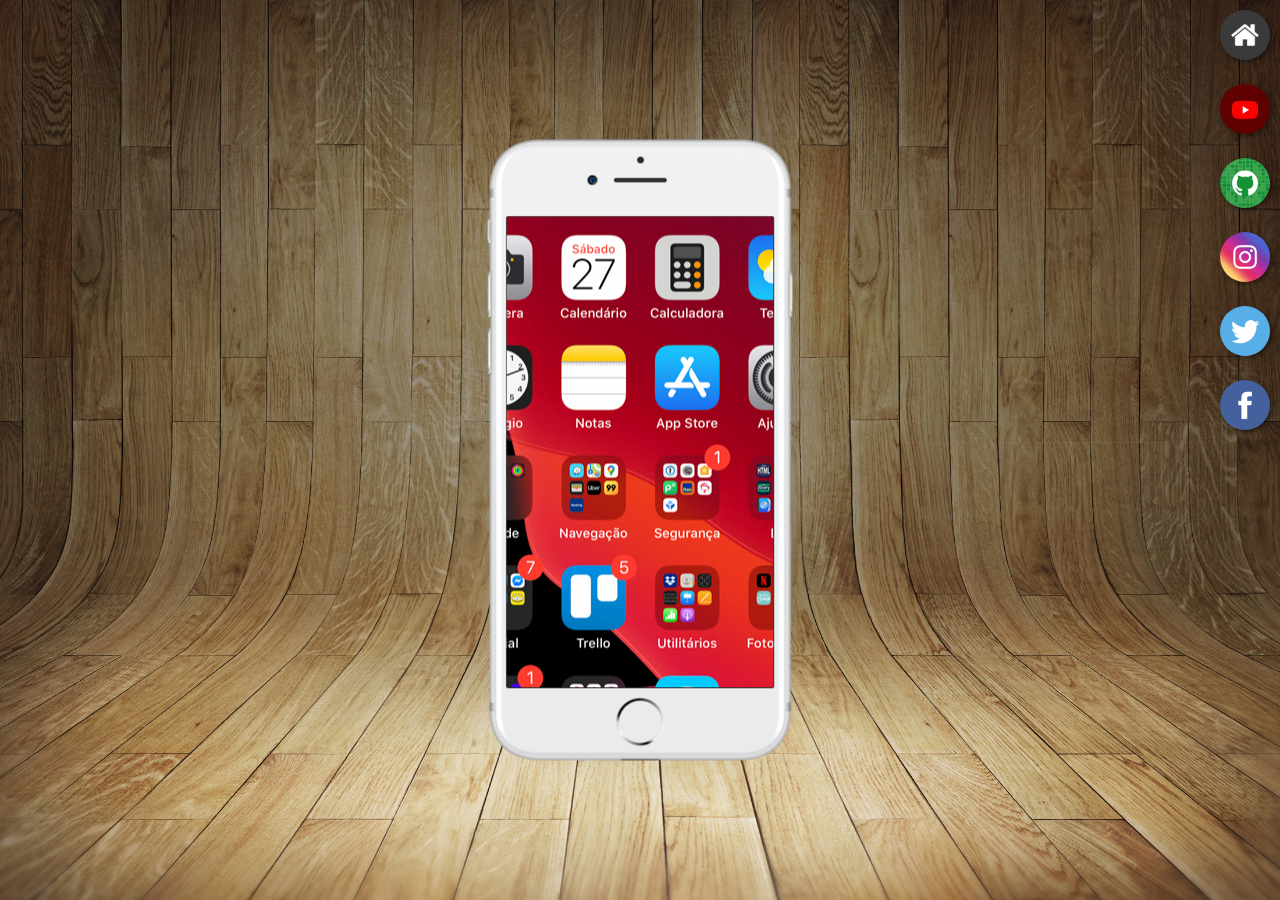
<file: index.html>
<!DOCTYPE html>
<html lang="pt-br">
<head>
    <meta charset="UTF-8">
    <meta name="viewport" content="width=device-width, initial-scale=1.0">
    <title>redes sociais</title>
    <link rel="shortcut icon" href="favicon.ico" type="image/x-icon">
    <link rel="stylesheet" href="estilos/style.css">
</head>
<body>
    <main>
        <section id="telefone">
            <iframe src="home.html" name="tela"  id="tela" frameborder="0"></iframe>
        </section>
        <section id="redes-sociais">
            <a href="home.html" target="tela"><img src="imagens/logo-home.jpg" alt="home"></a><br>
            <a href="youtube.html" target="tela"><img src="imagens/logo-youtube.jpg" alt="youtube"></a><br>
            <a href="github.html" target="tela"><img src="imagens/logo-github.jpg" alt="github"></a><br>
            <a href="insta.html" target="tela"><img src="imagens/logo-instagram.jpg" alt="insta"></a><br>
            <a href="twitter.html" target="tela"><img src="imagens/logo-twitter.jpg" alt="twt"></a><br>
            <a href="face.html" target="tela"><img src="imagens/logo-facebook.jpg" alt="facebook"></a>
        </section>
    </main>
</body>
</html>
</file>
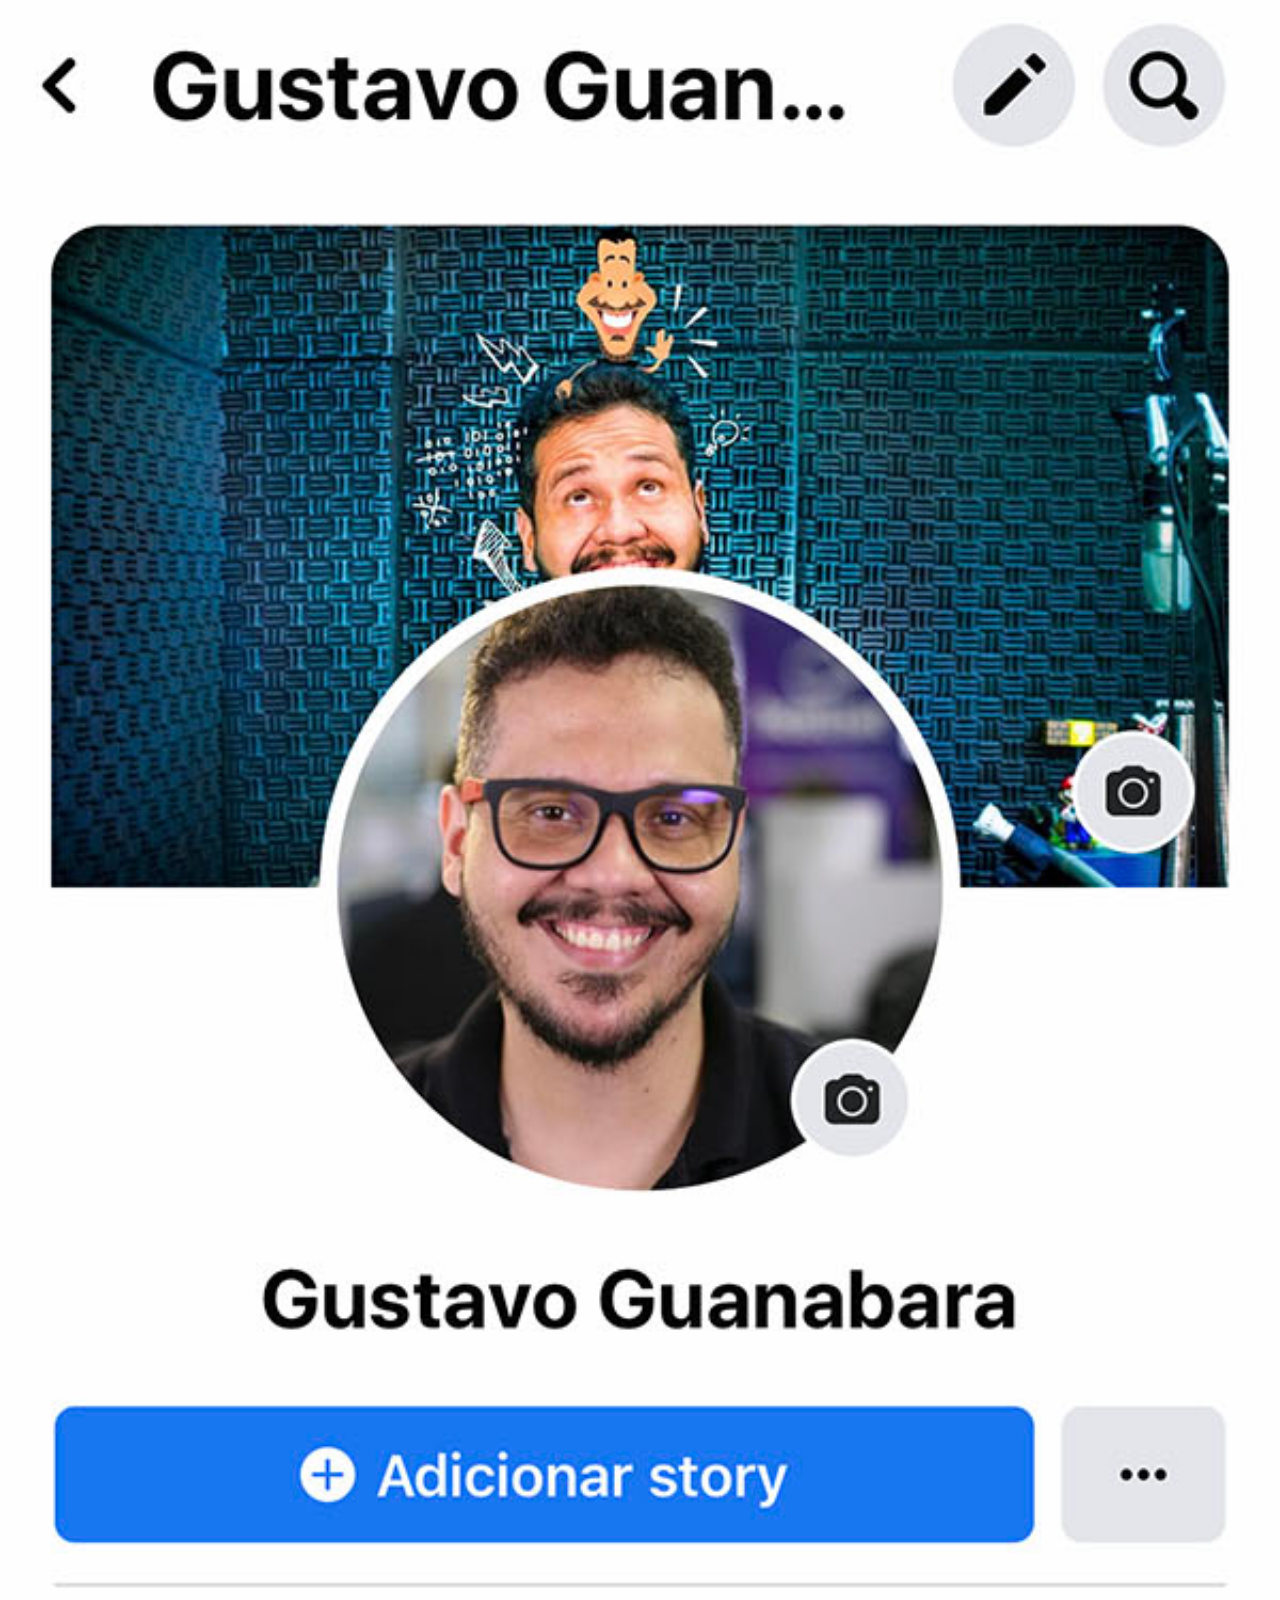
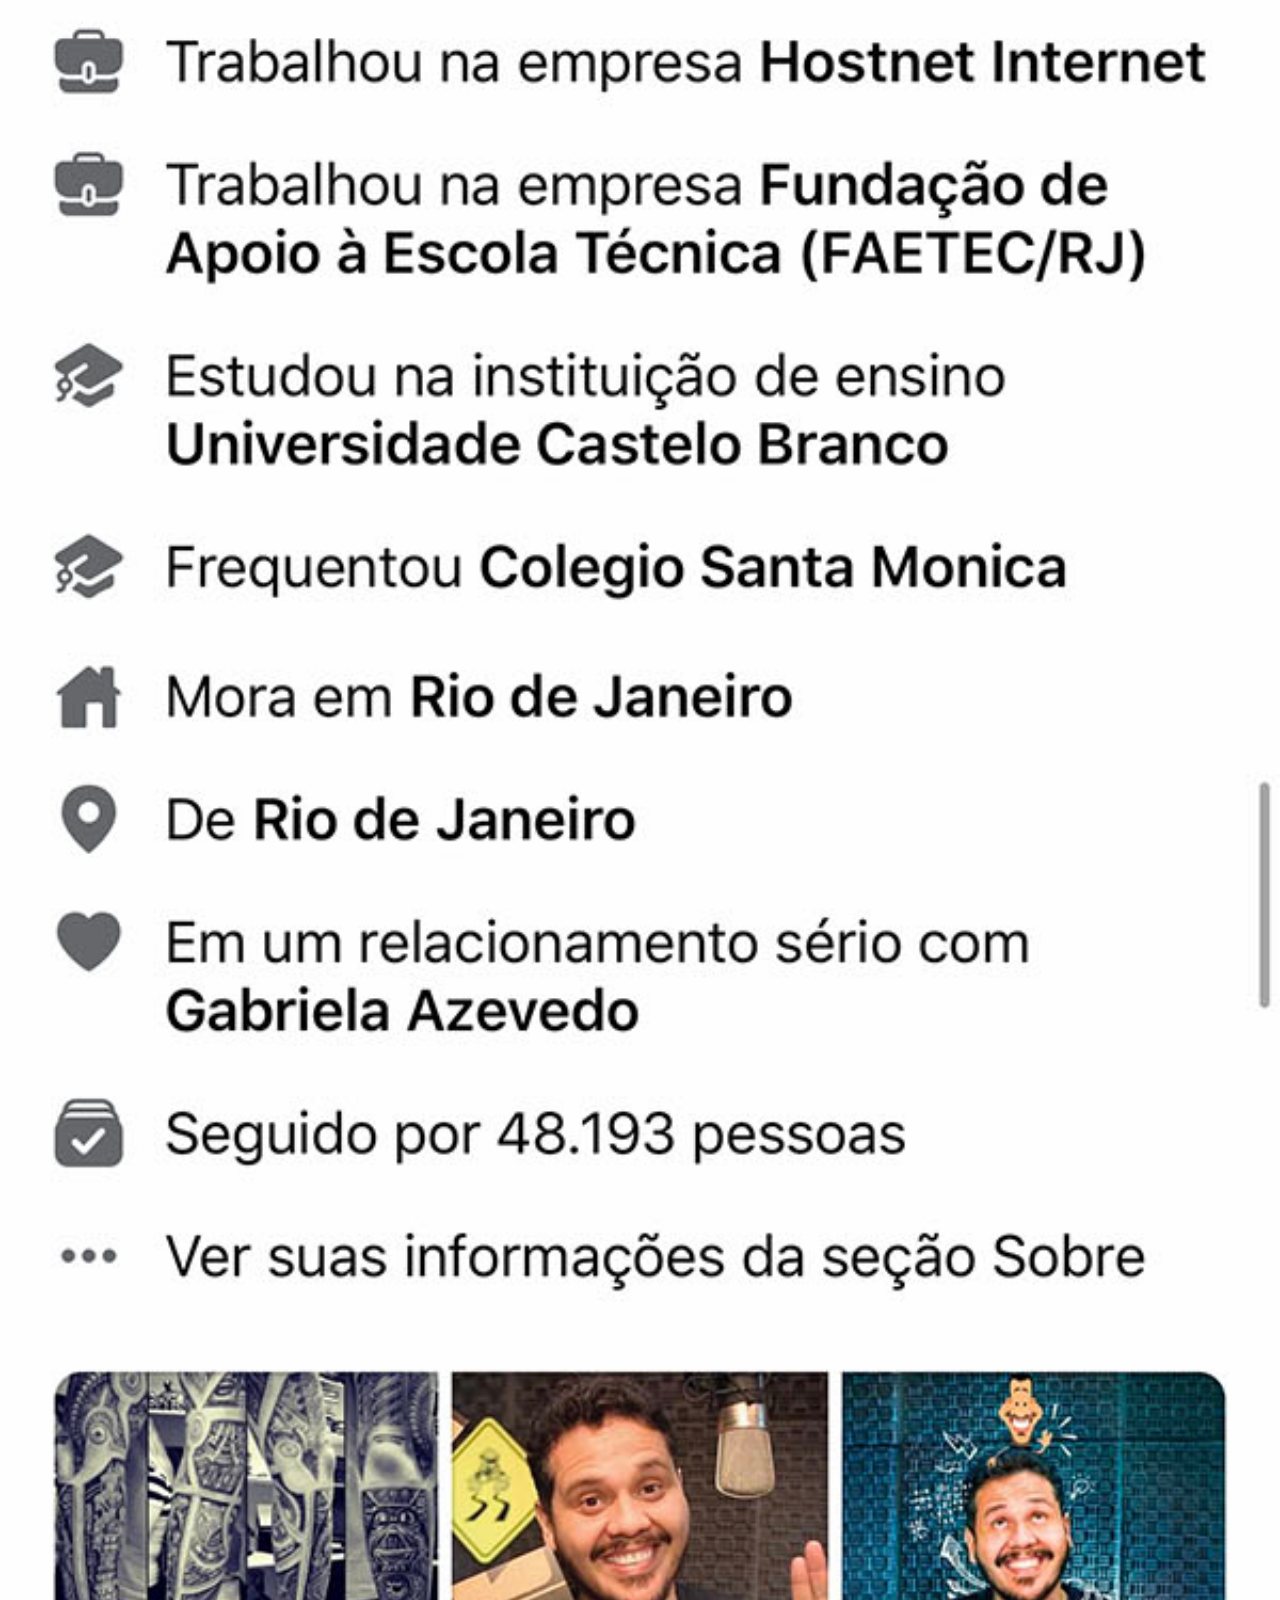
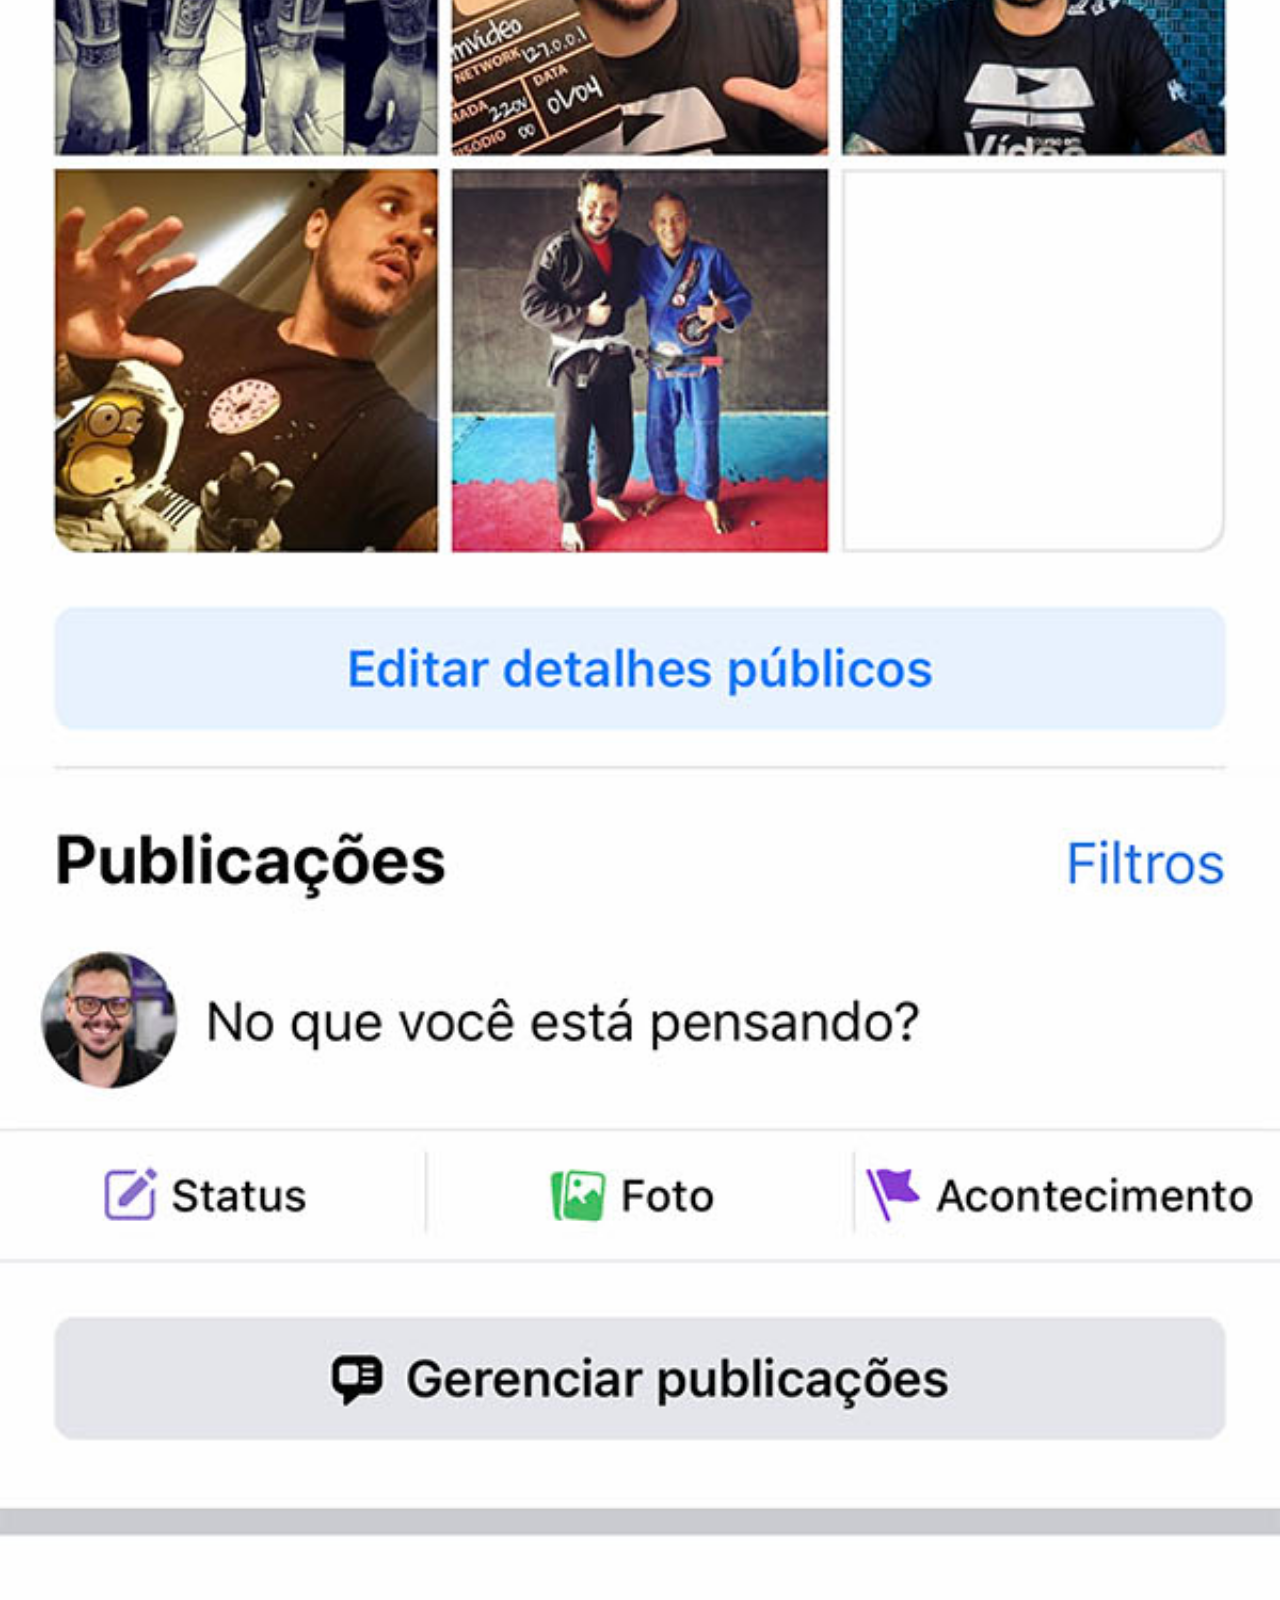
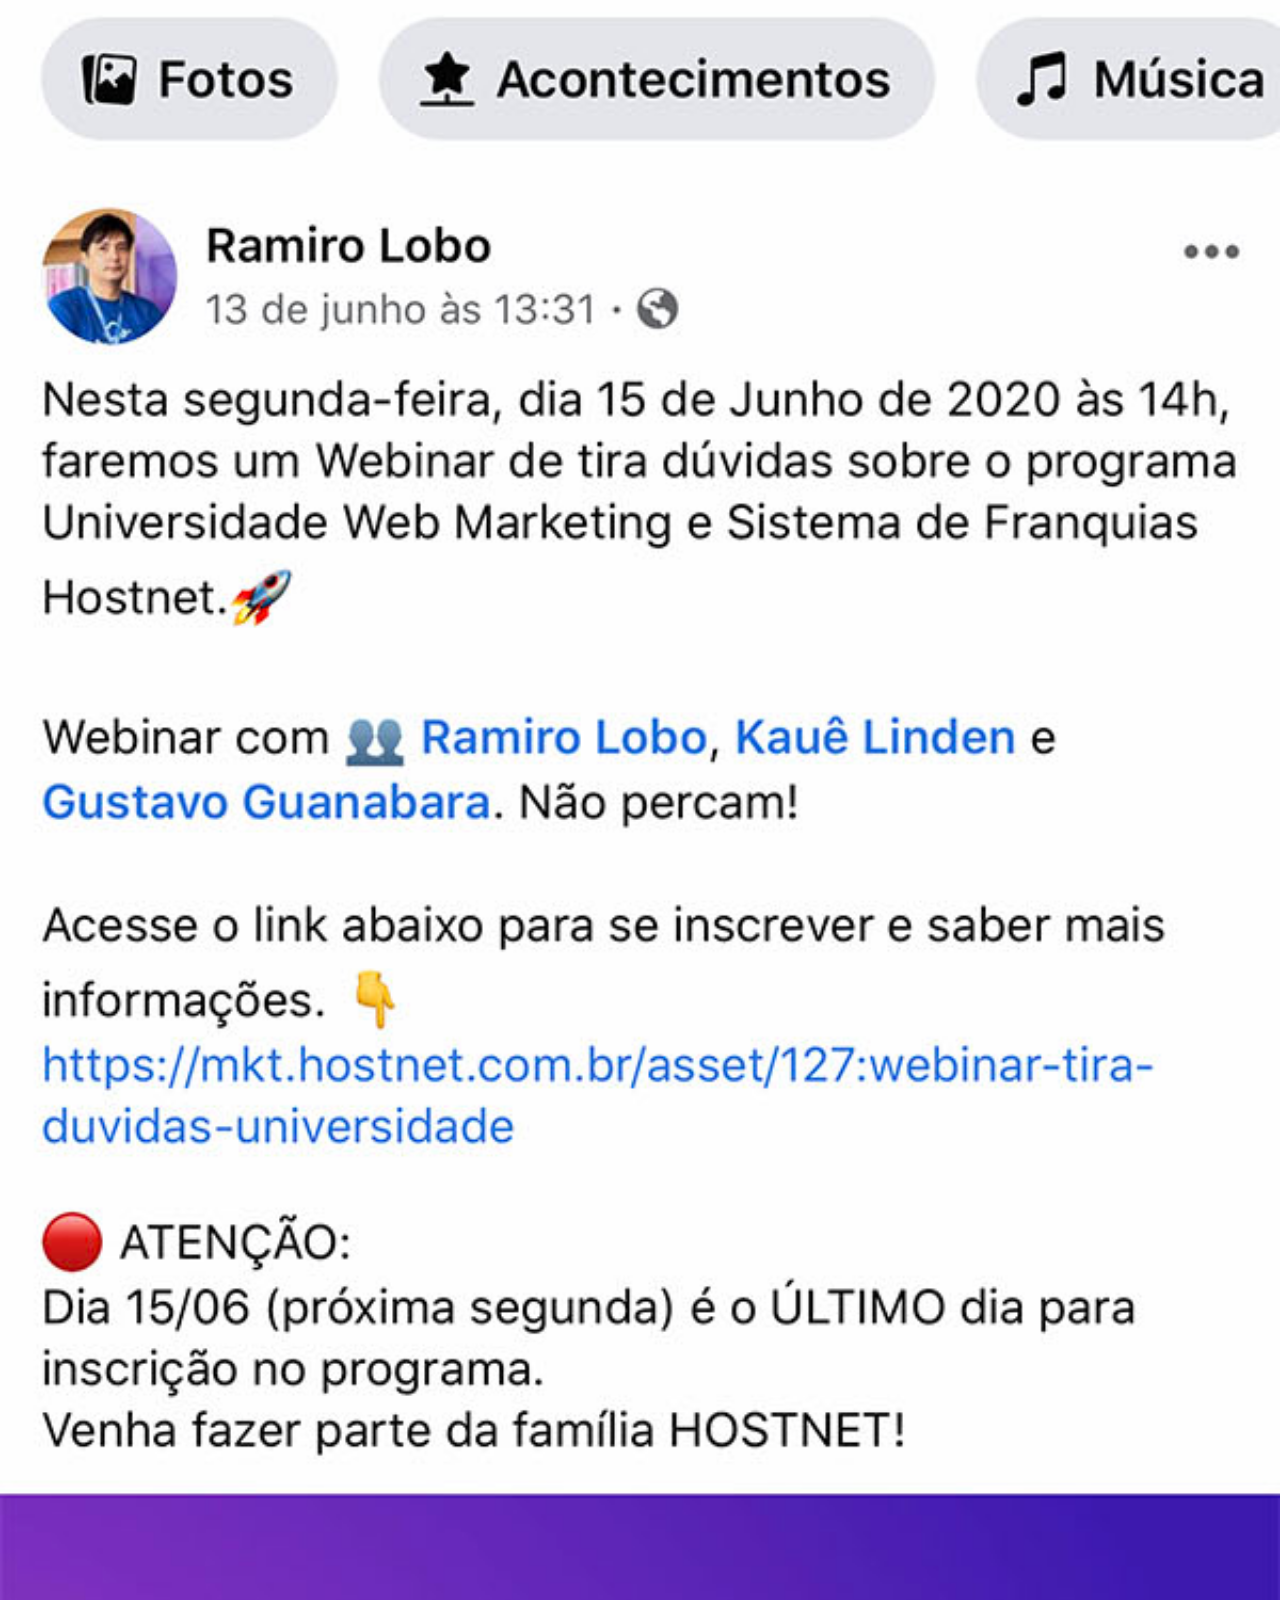
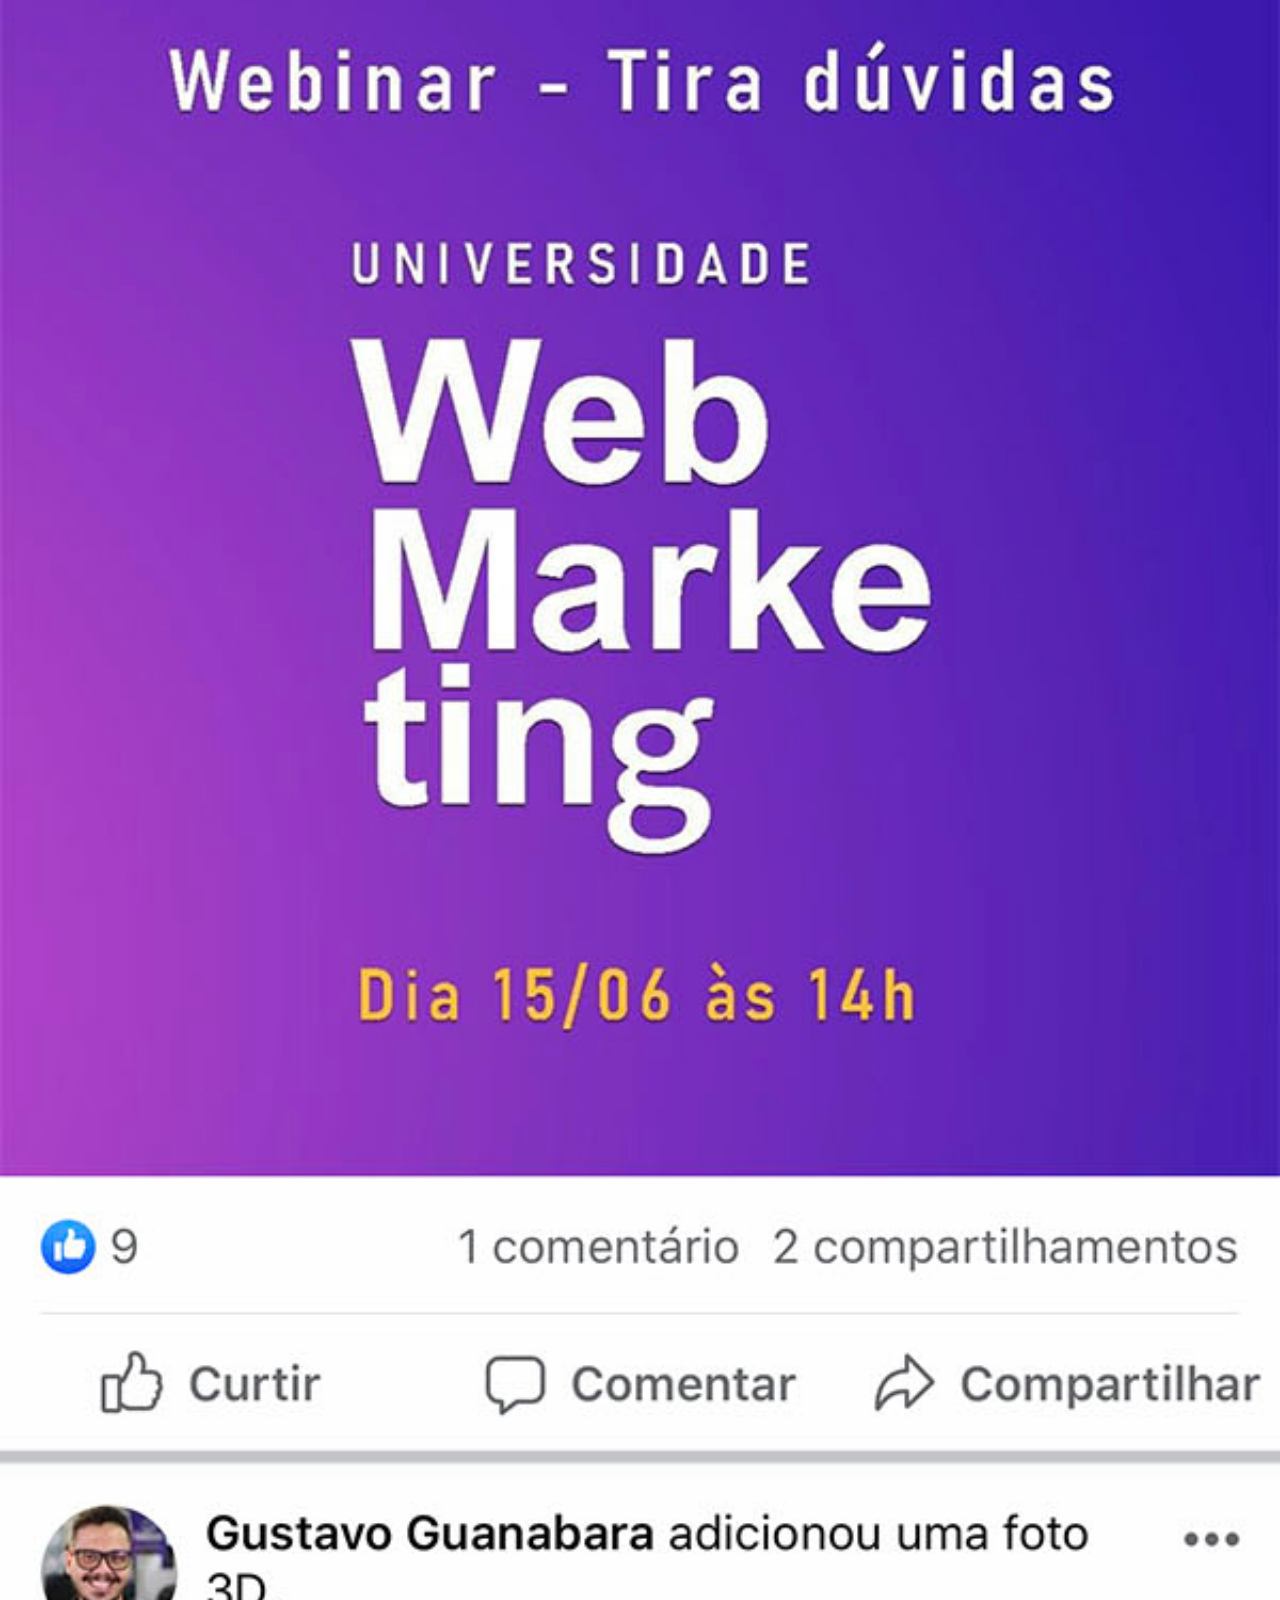
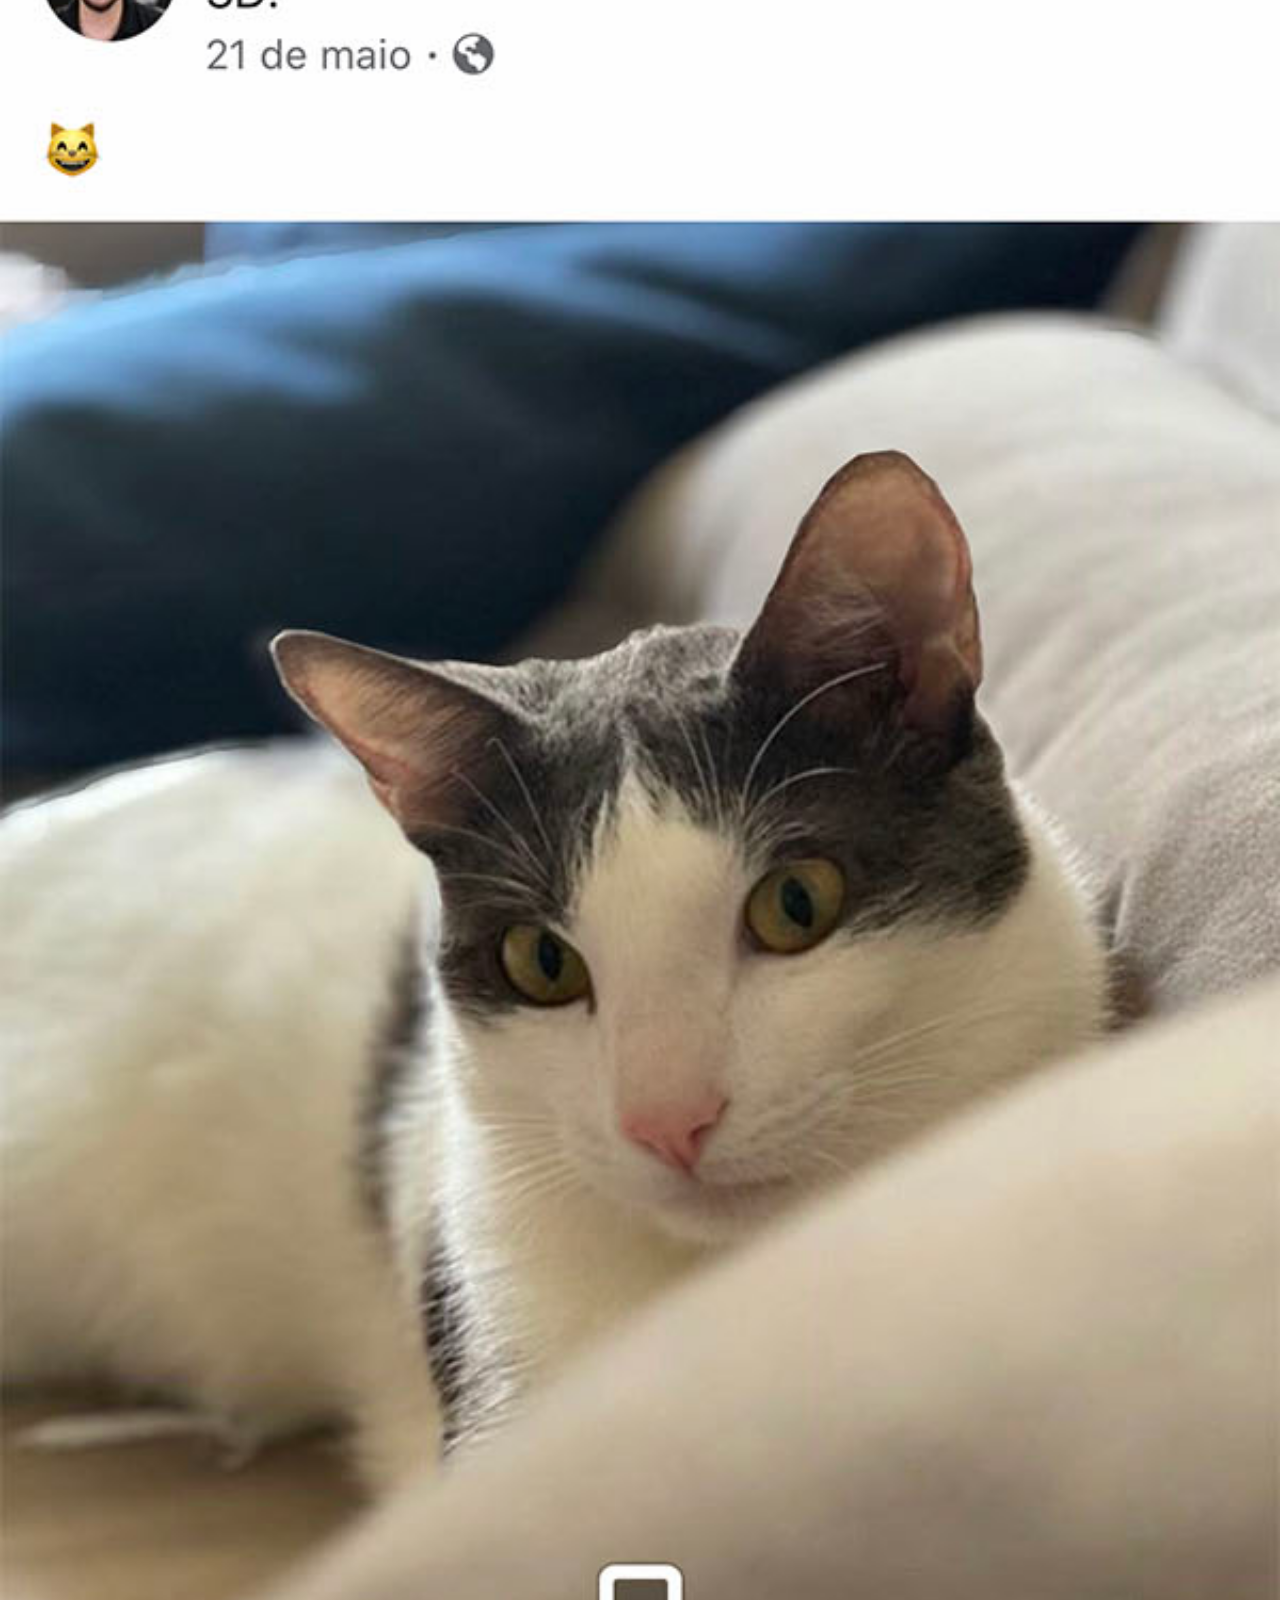
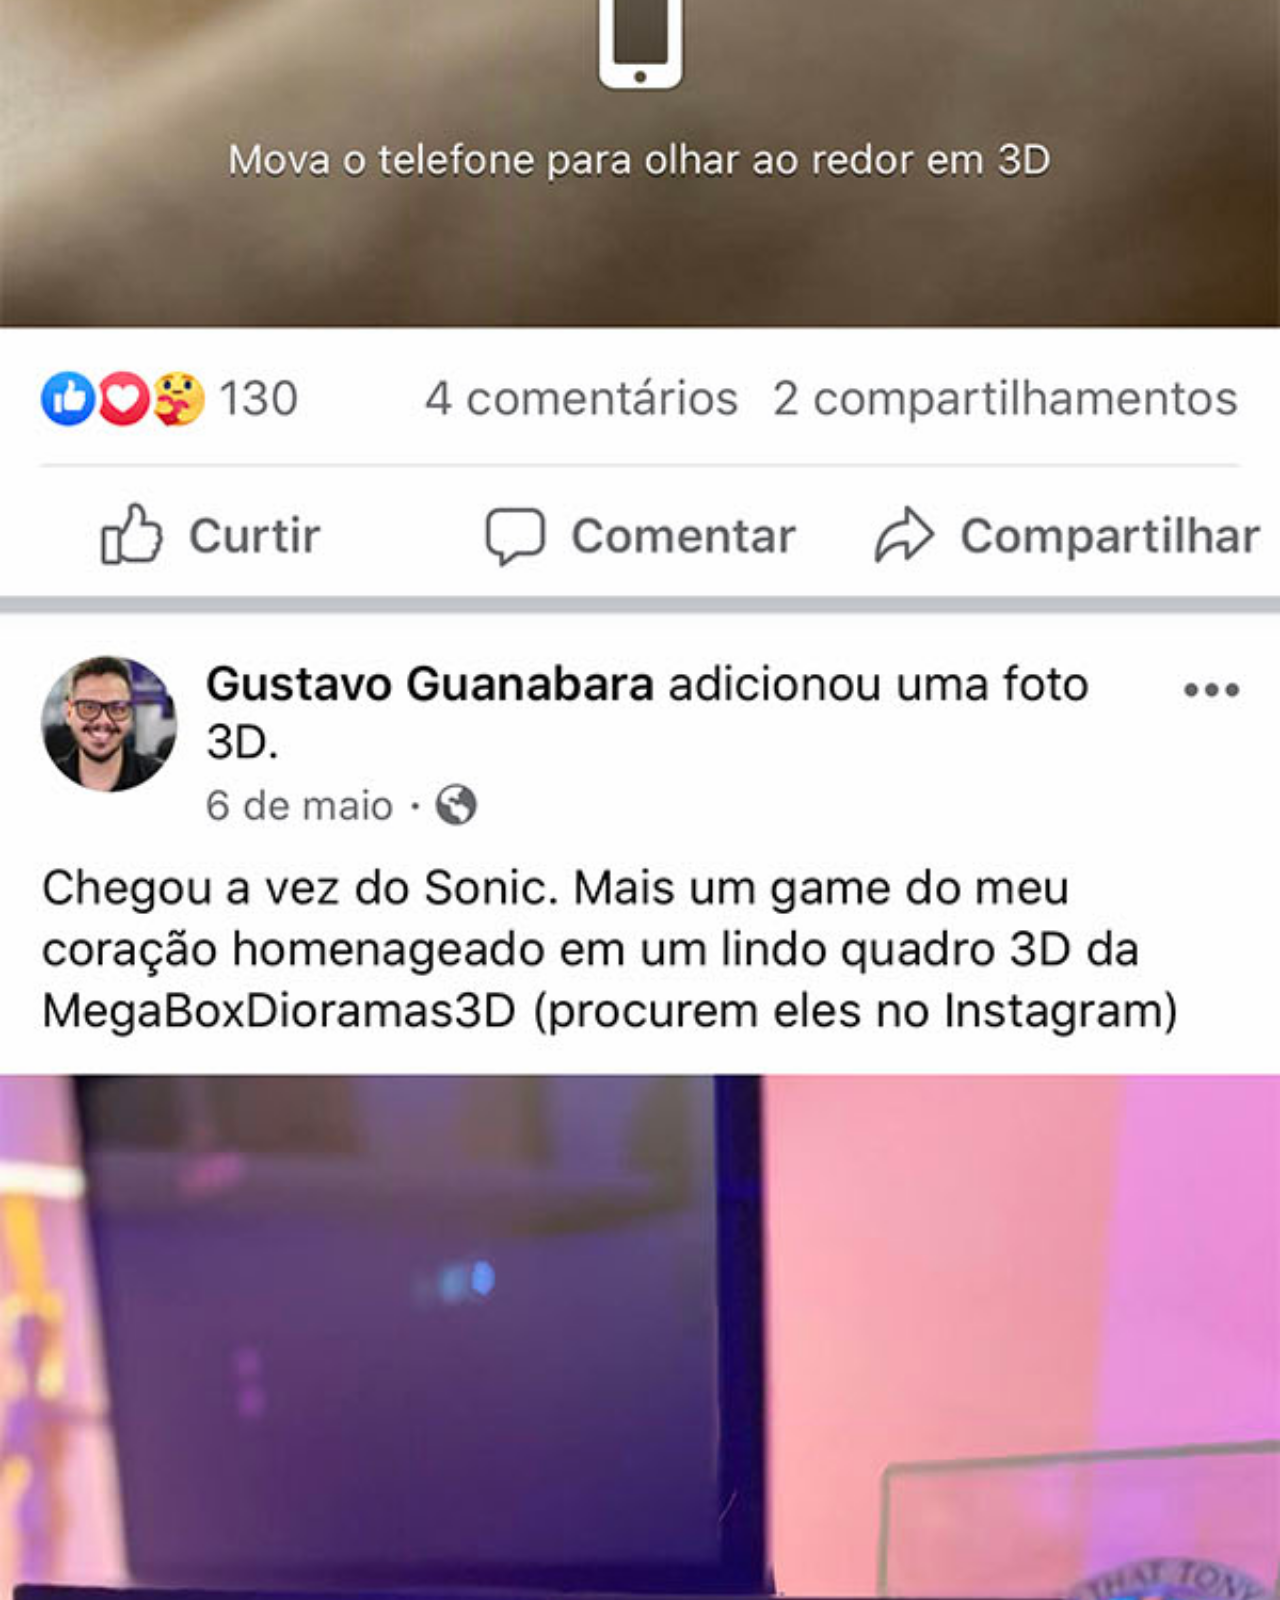
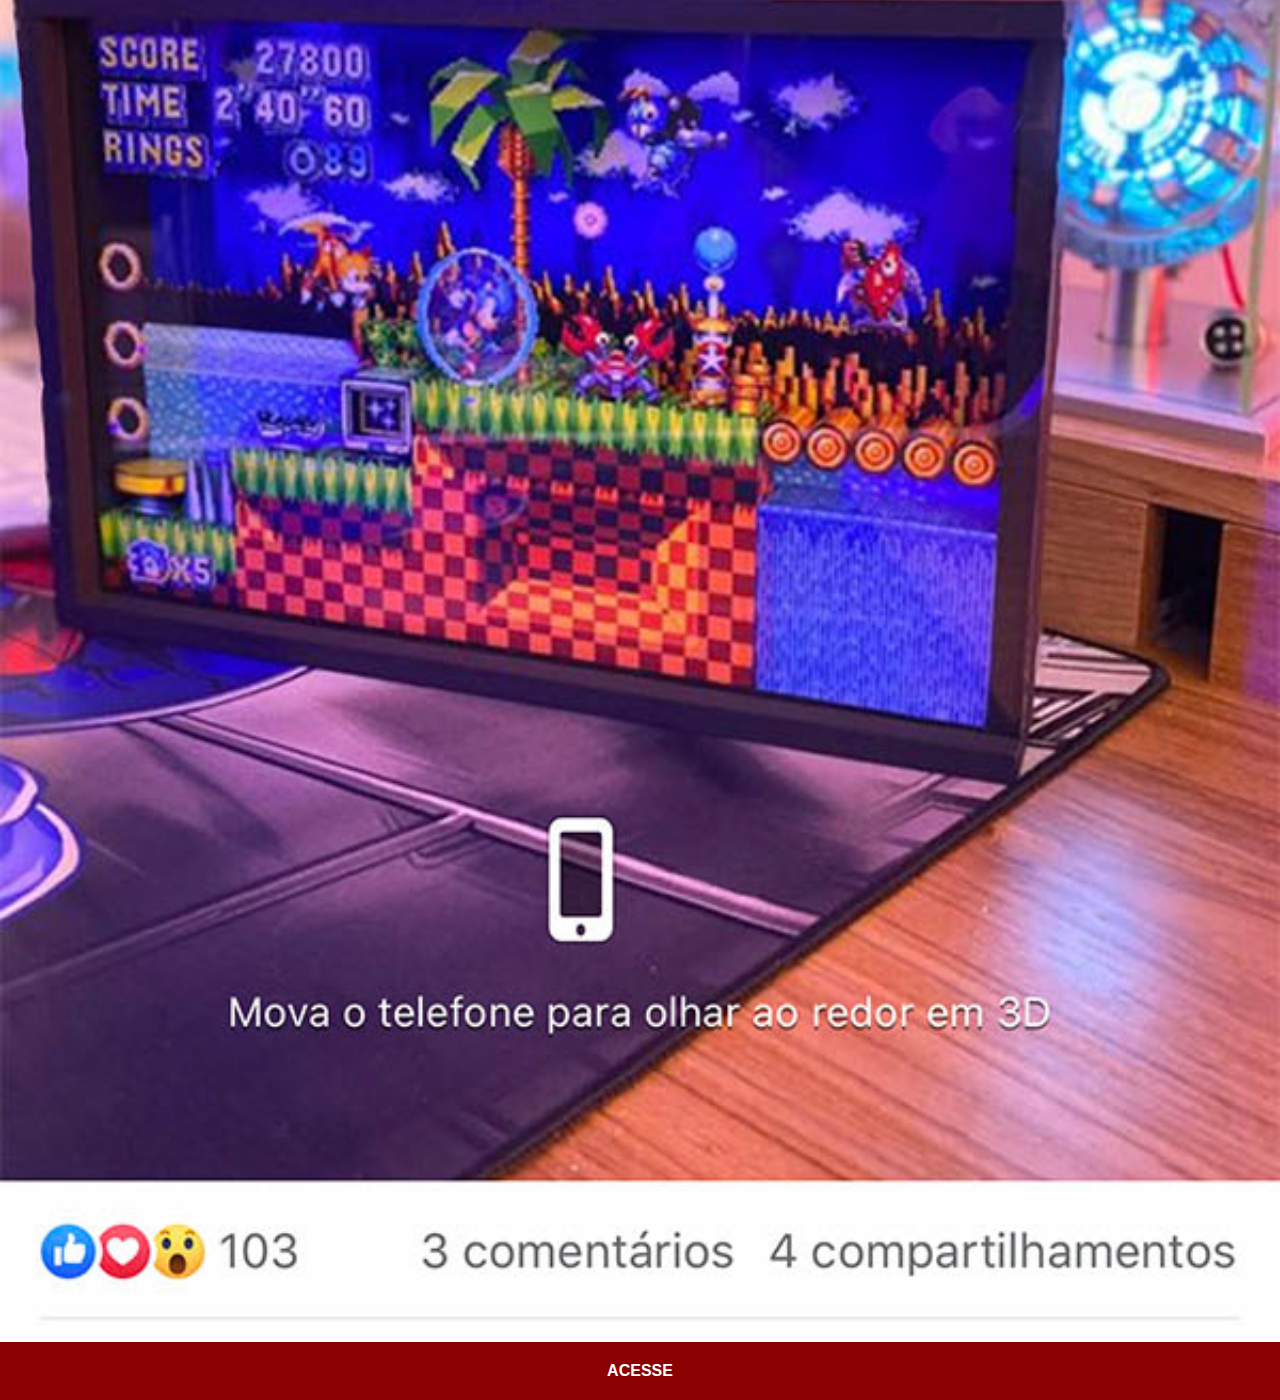
<file: face.html>
<!DOCTYPE html>
<html lang="en">
<head>
    <meta charset="UTF-8">
    <meta name="viewport" content="width=device-width, initial-scale=1.0">
    <title>facebook</title>
    <link rel="stylesheet" href="estilos/social.css">
</head>
<body>
    <img src="imagens/tela-facebook.jpg" alt="facebook">
    <a href="https://www.facebook.com/gustavoguanabara/" target="_blank">ACESSE</a>
</body>
</html>
</file>
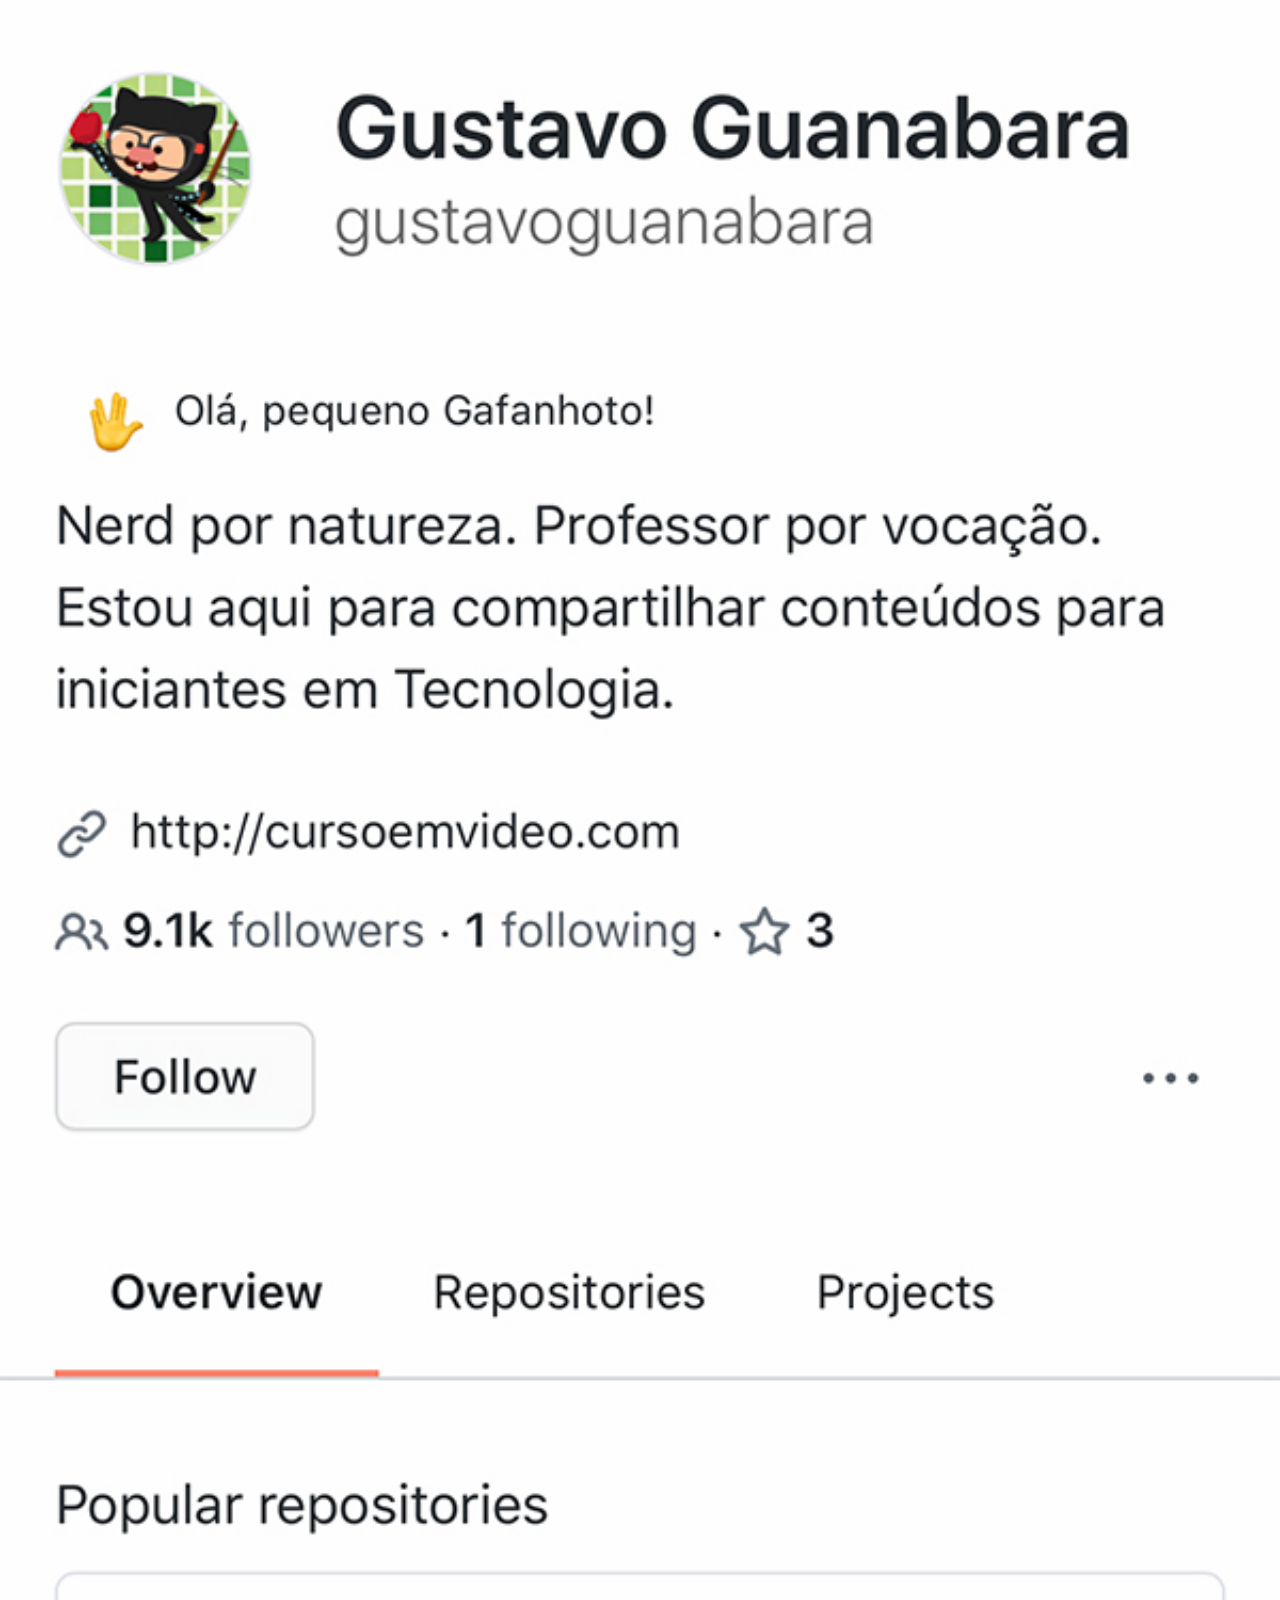
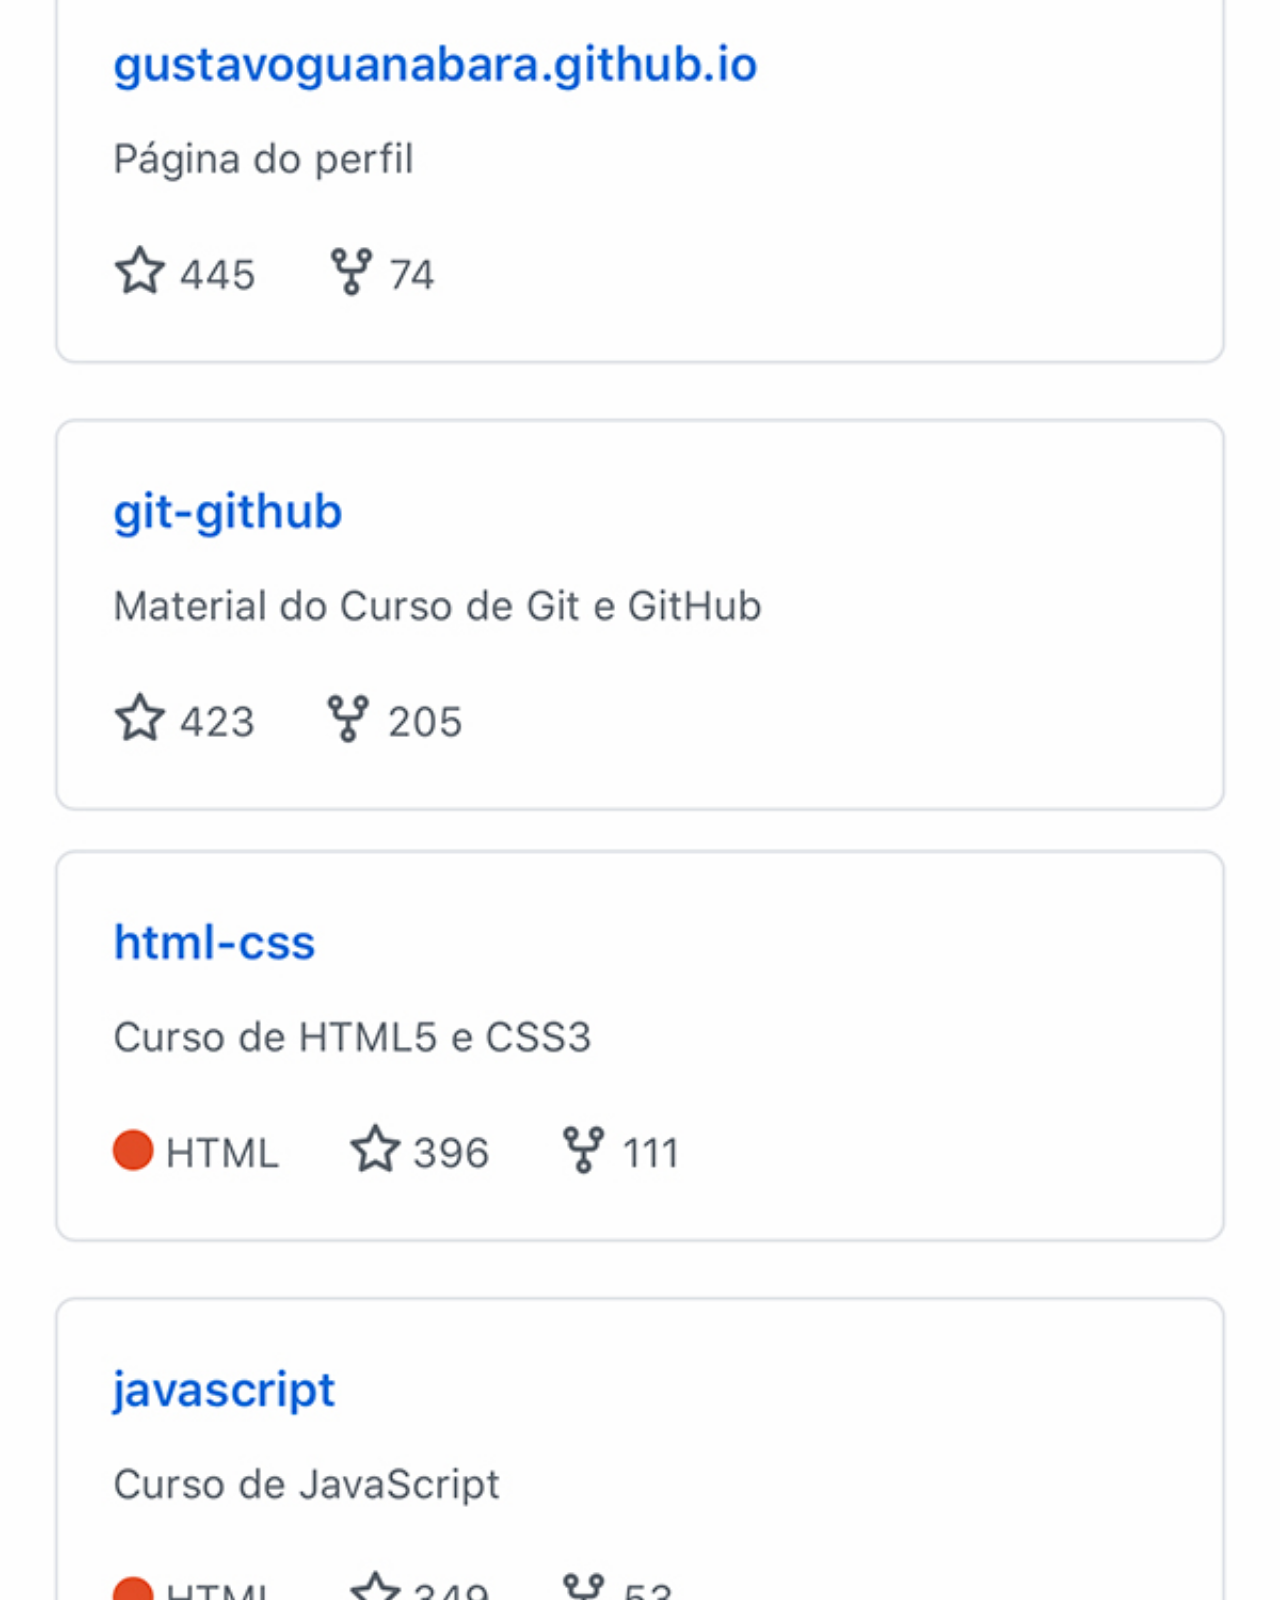
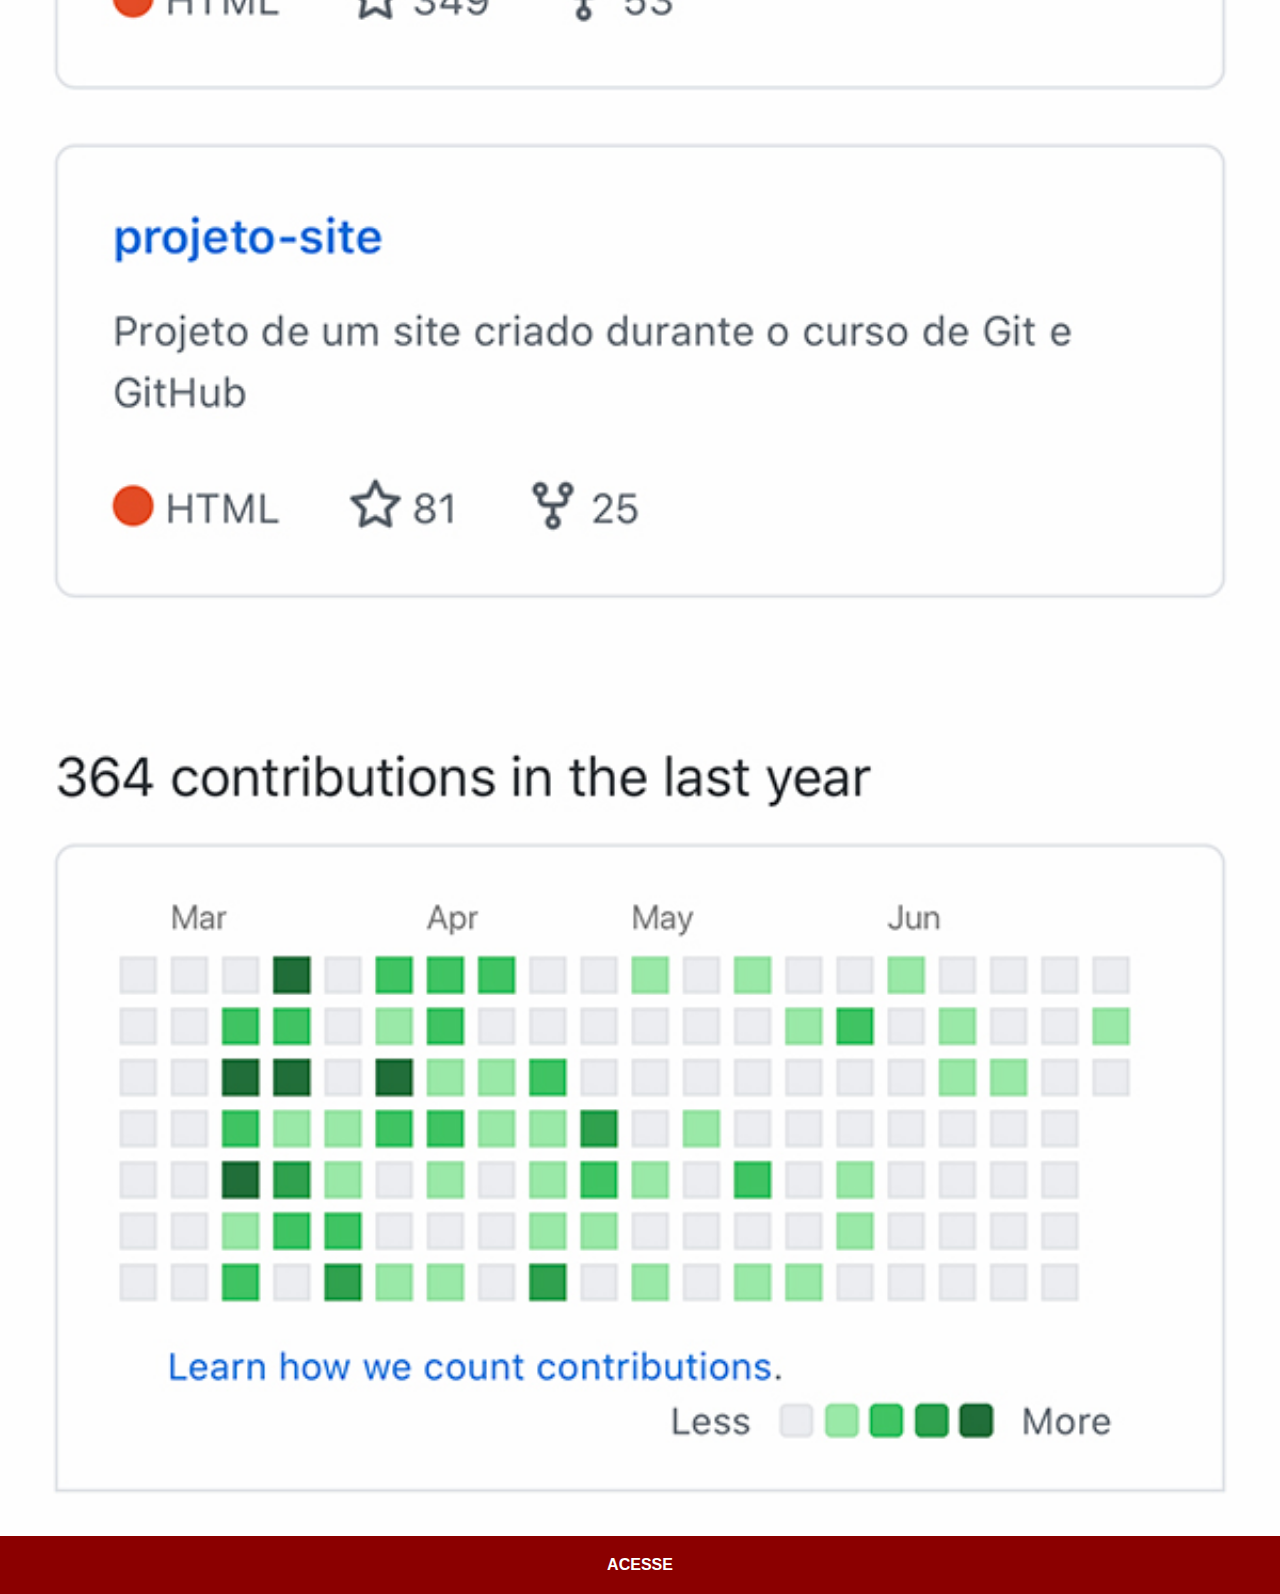
<file: github.html>
<!DOCTYPE html>
<html lang="pt-br">
<head>
    <meta charset="UTF-8">
    <meta name="viewport" content="width=device-width, initial-scale=1.0">
    <title>github</title>
    <link rel="stylesheet" href="estilos/social.css">
</head>
<body>
    <img src="imagens/tela-github.jpg" alt="git">
    <a href="https://github.com/erickimkk" target="_blank">ACESSE</a>
</body>
</html>
</file>
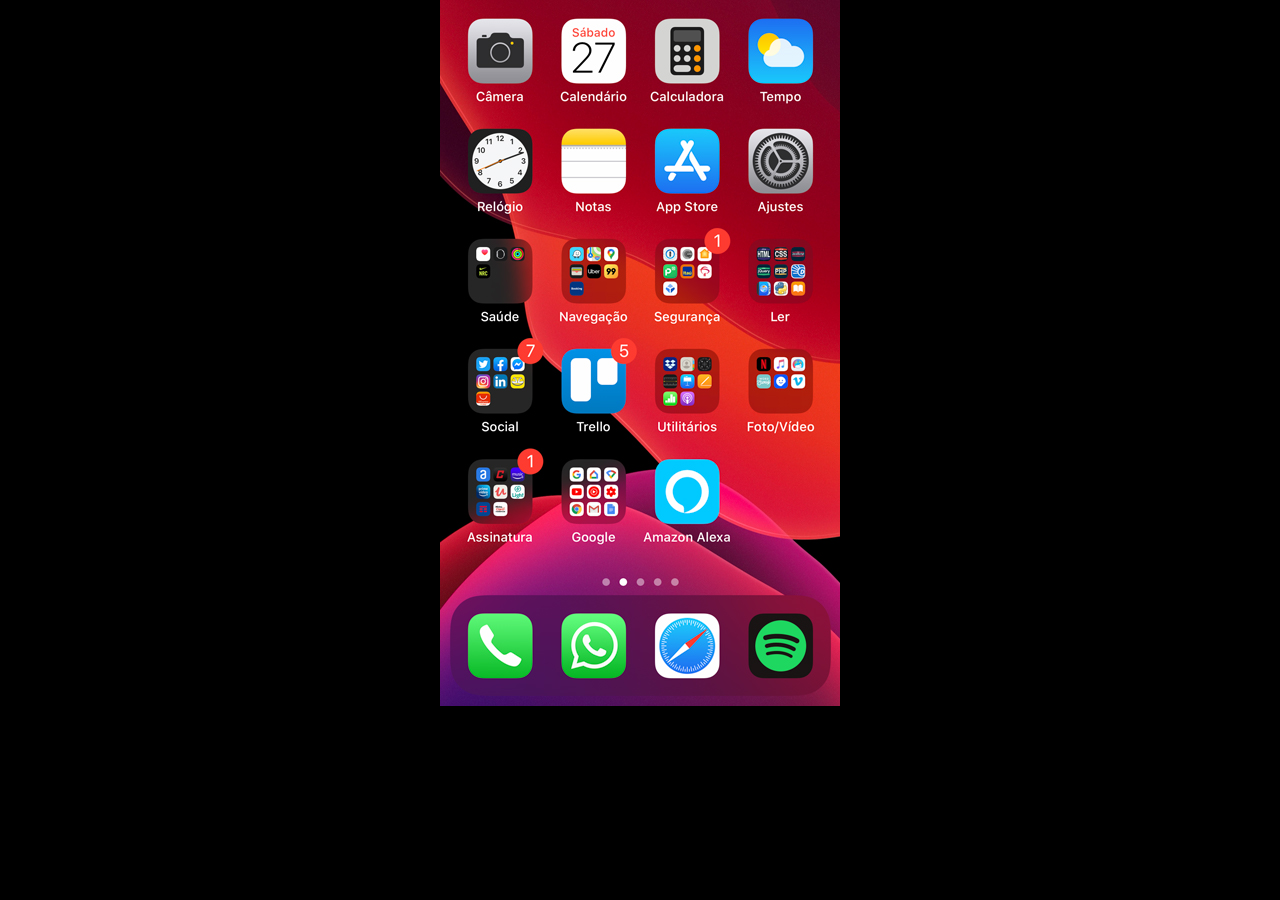
<file: home.html>
<!DOCTYPE html>
<html lang="pt-br">
<head>
    <meta charset="UTF-8">
    <meta name="viewport" content="width=device-width, initial-scale=1.0">
    <title>home</title>
    <style>
        *{
            margin: 0;
            padding: 0;
        }
        body{
            width: 100vw;
            height: 100vh;
            background: black url('imagens/tela-home.jpg') no-repeat top center;
        }
    </style>
</head>
<body>
    
</body>
</html>
</file>
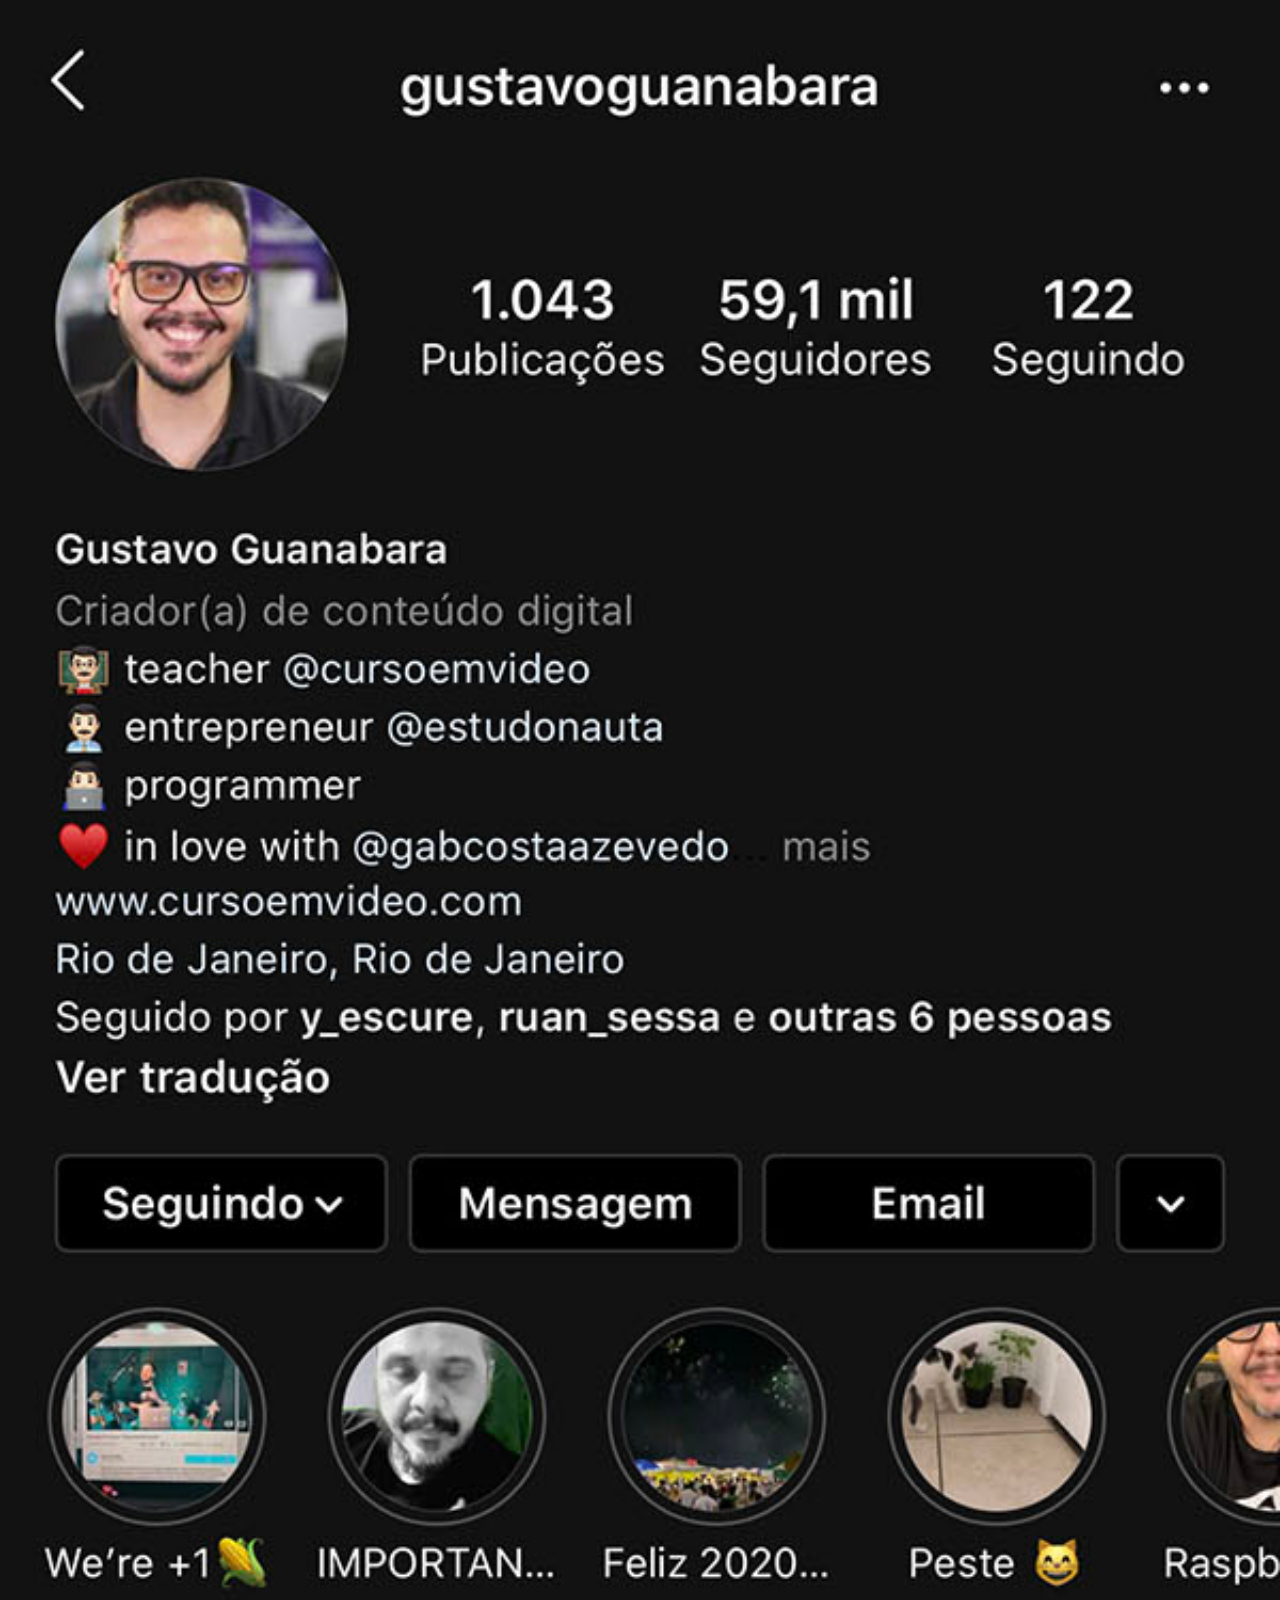
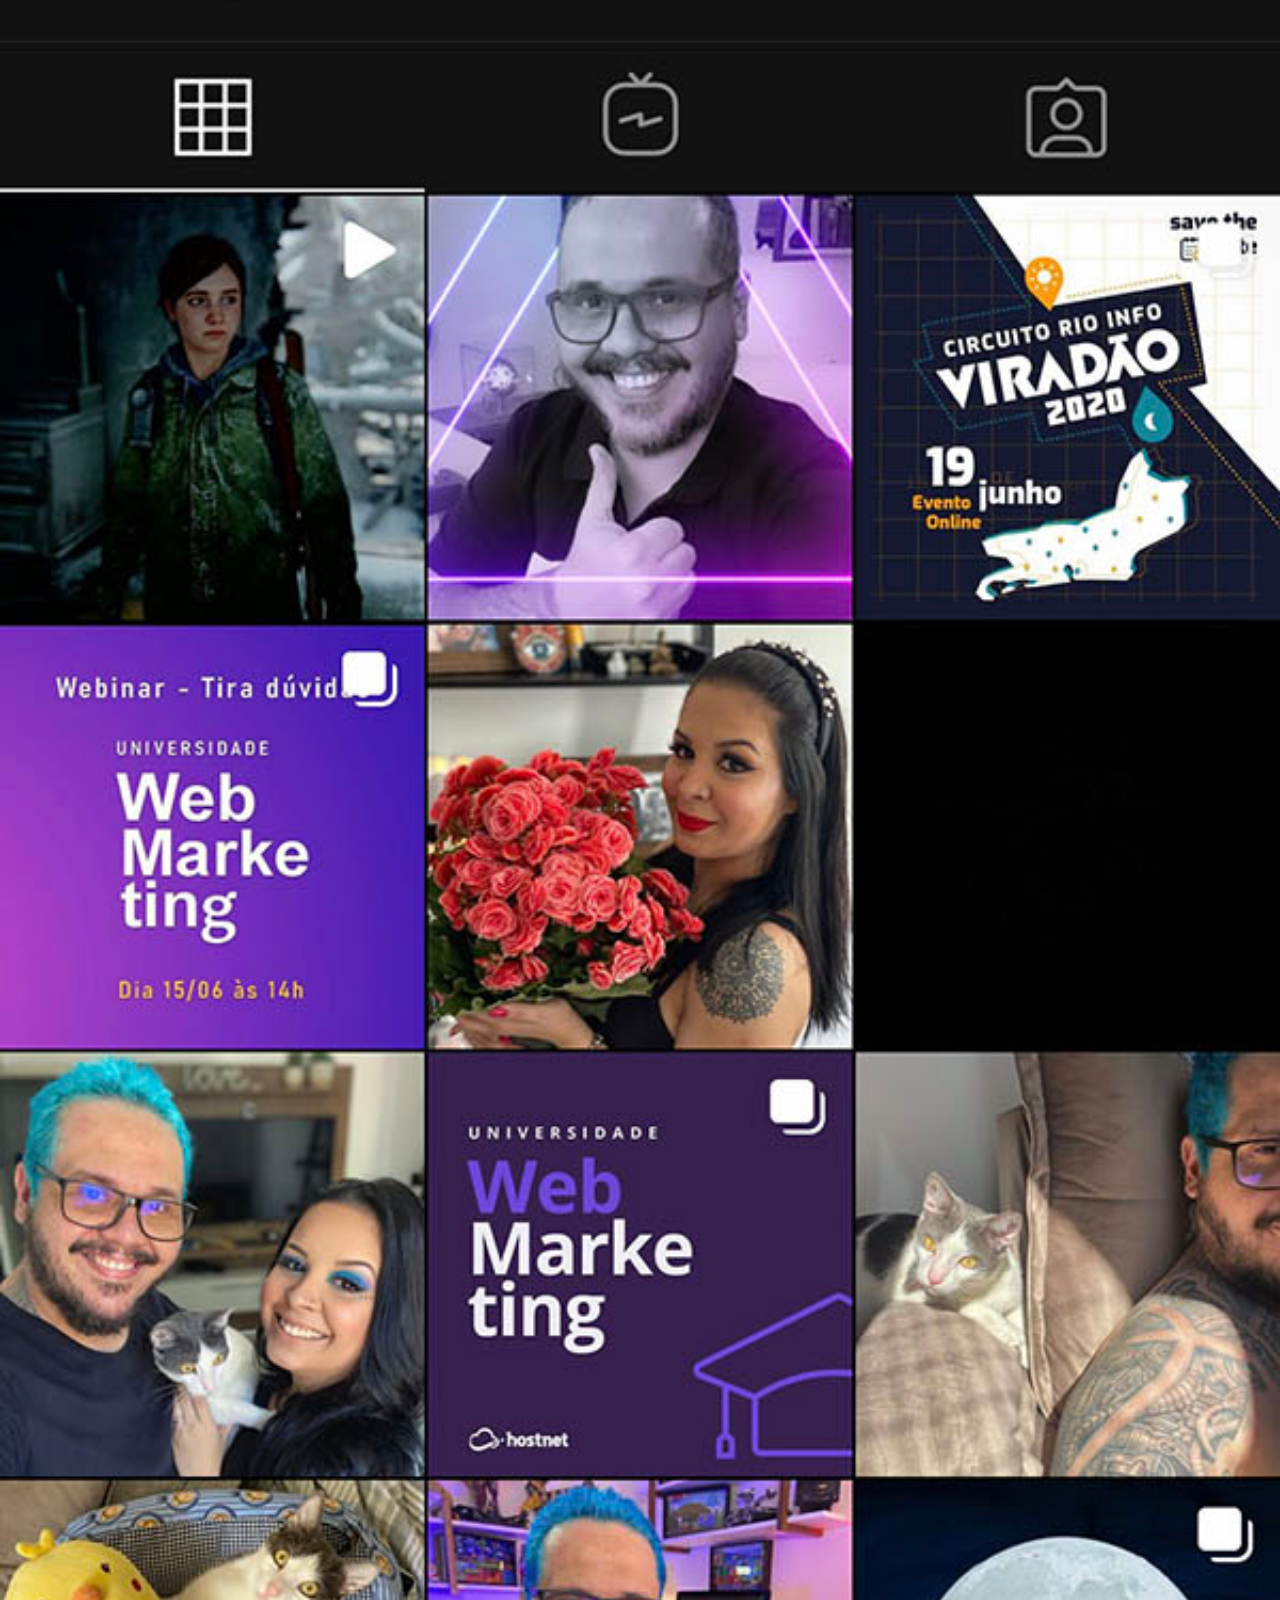
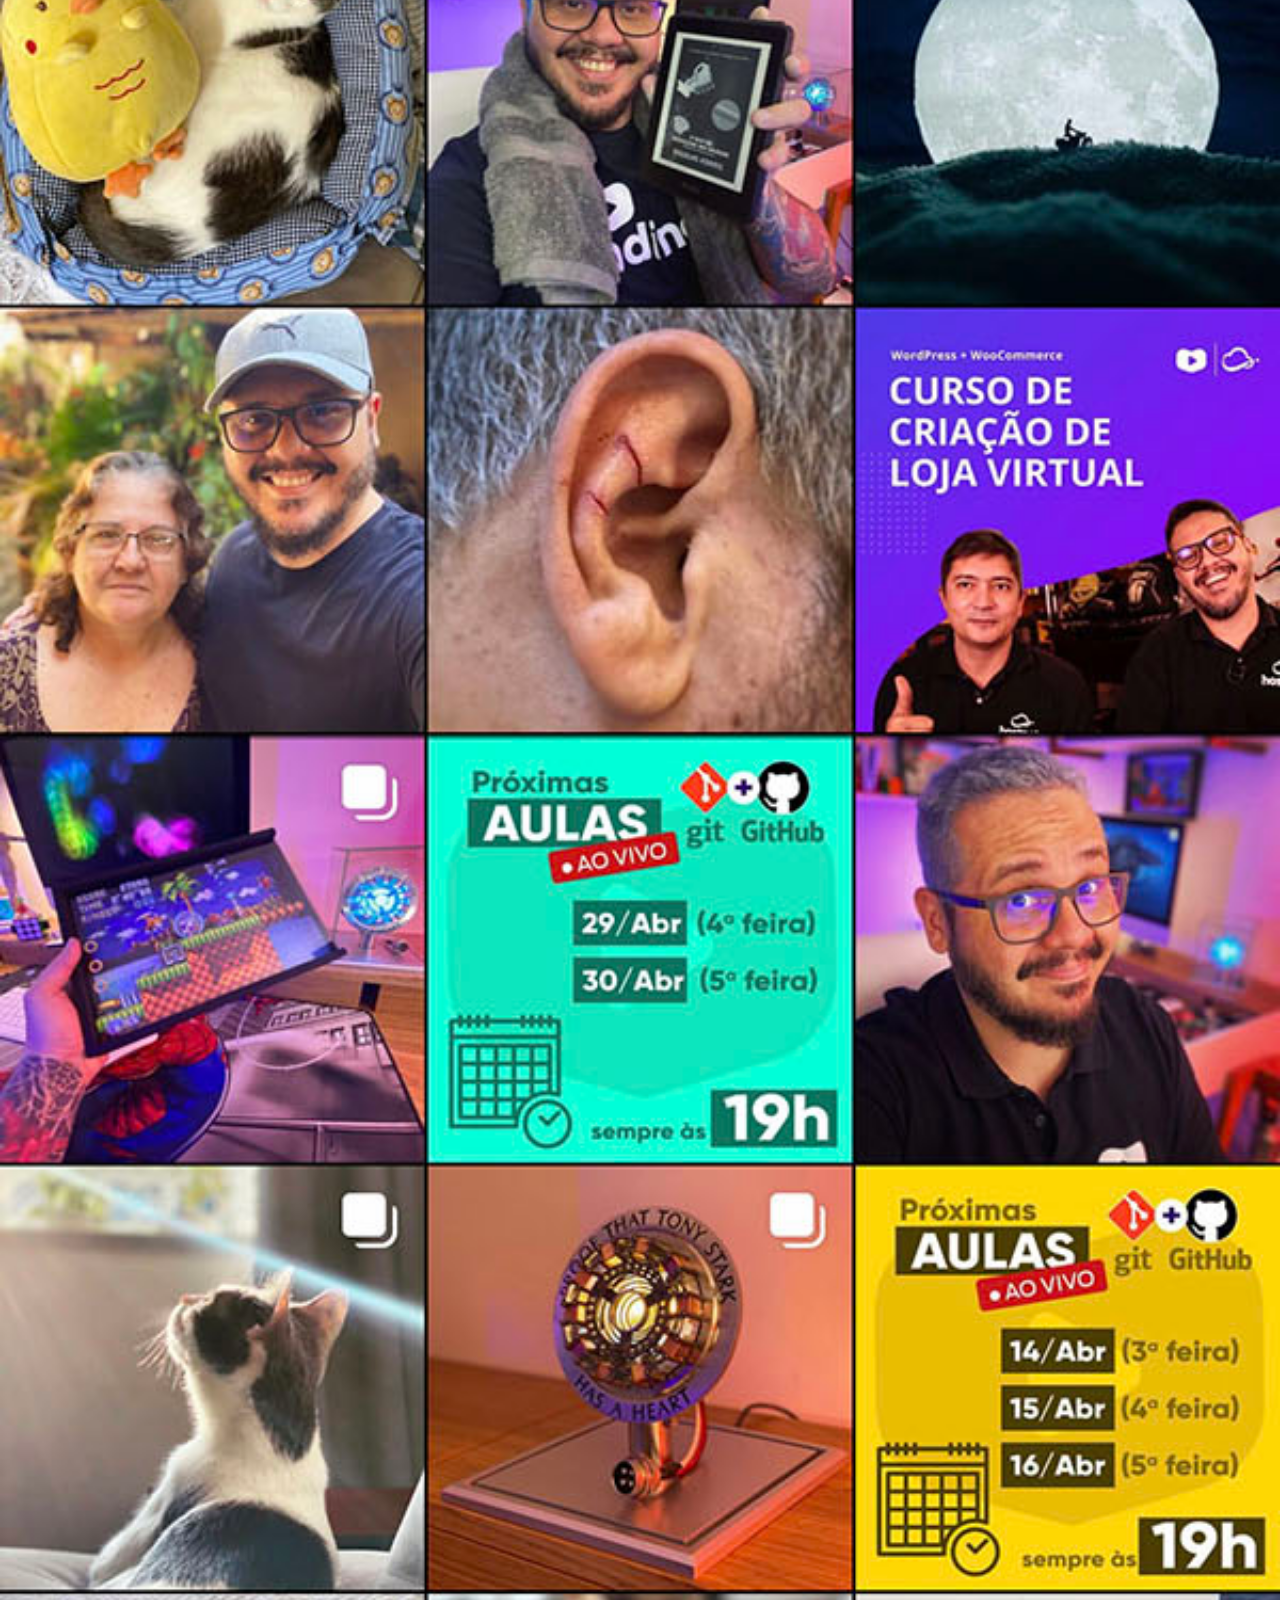
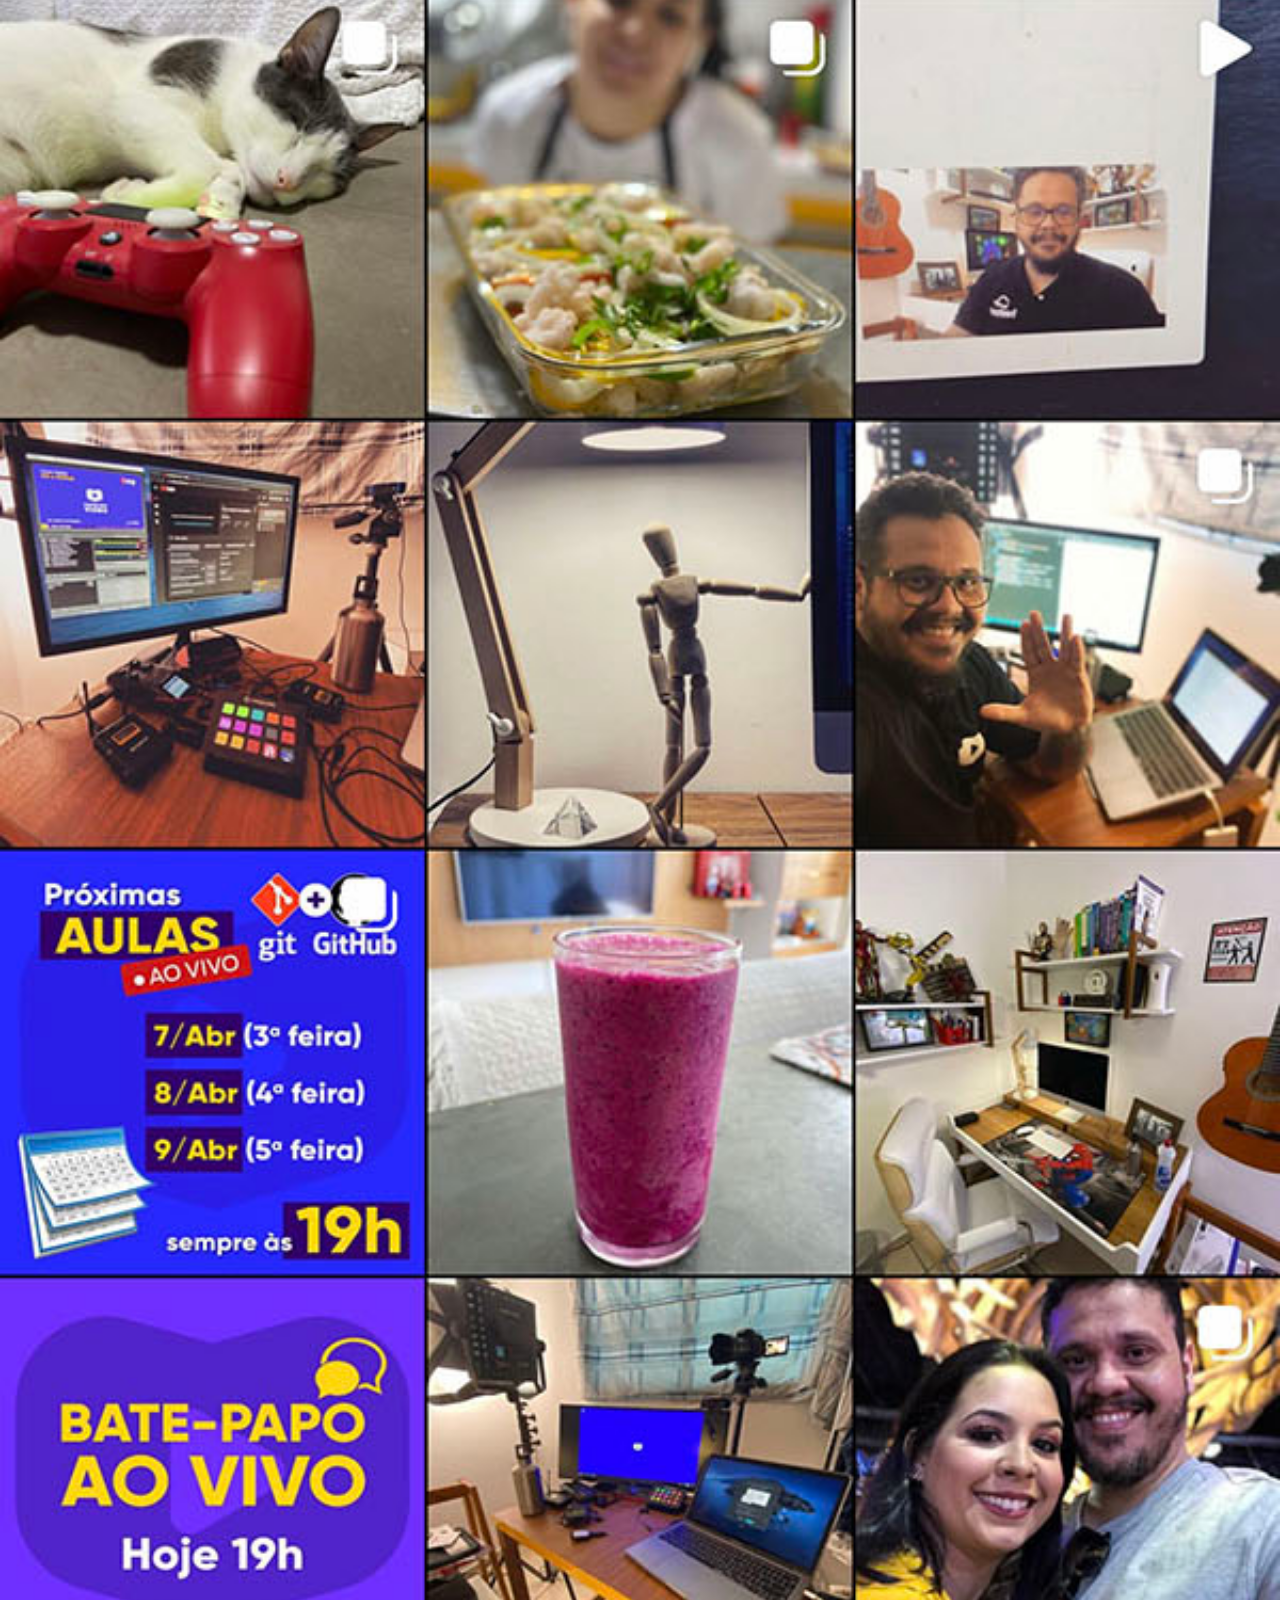
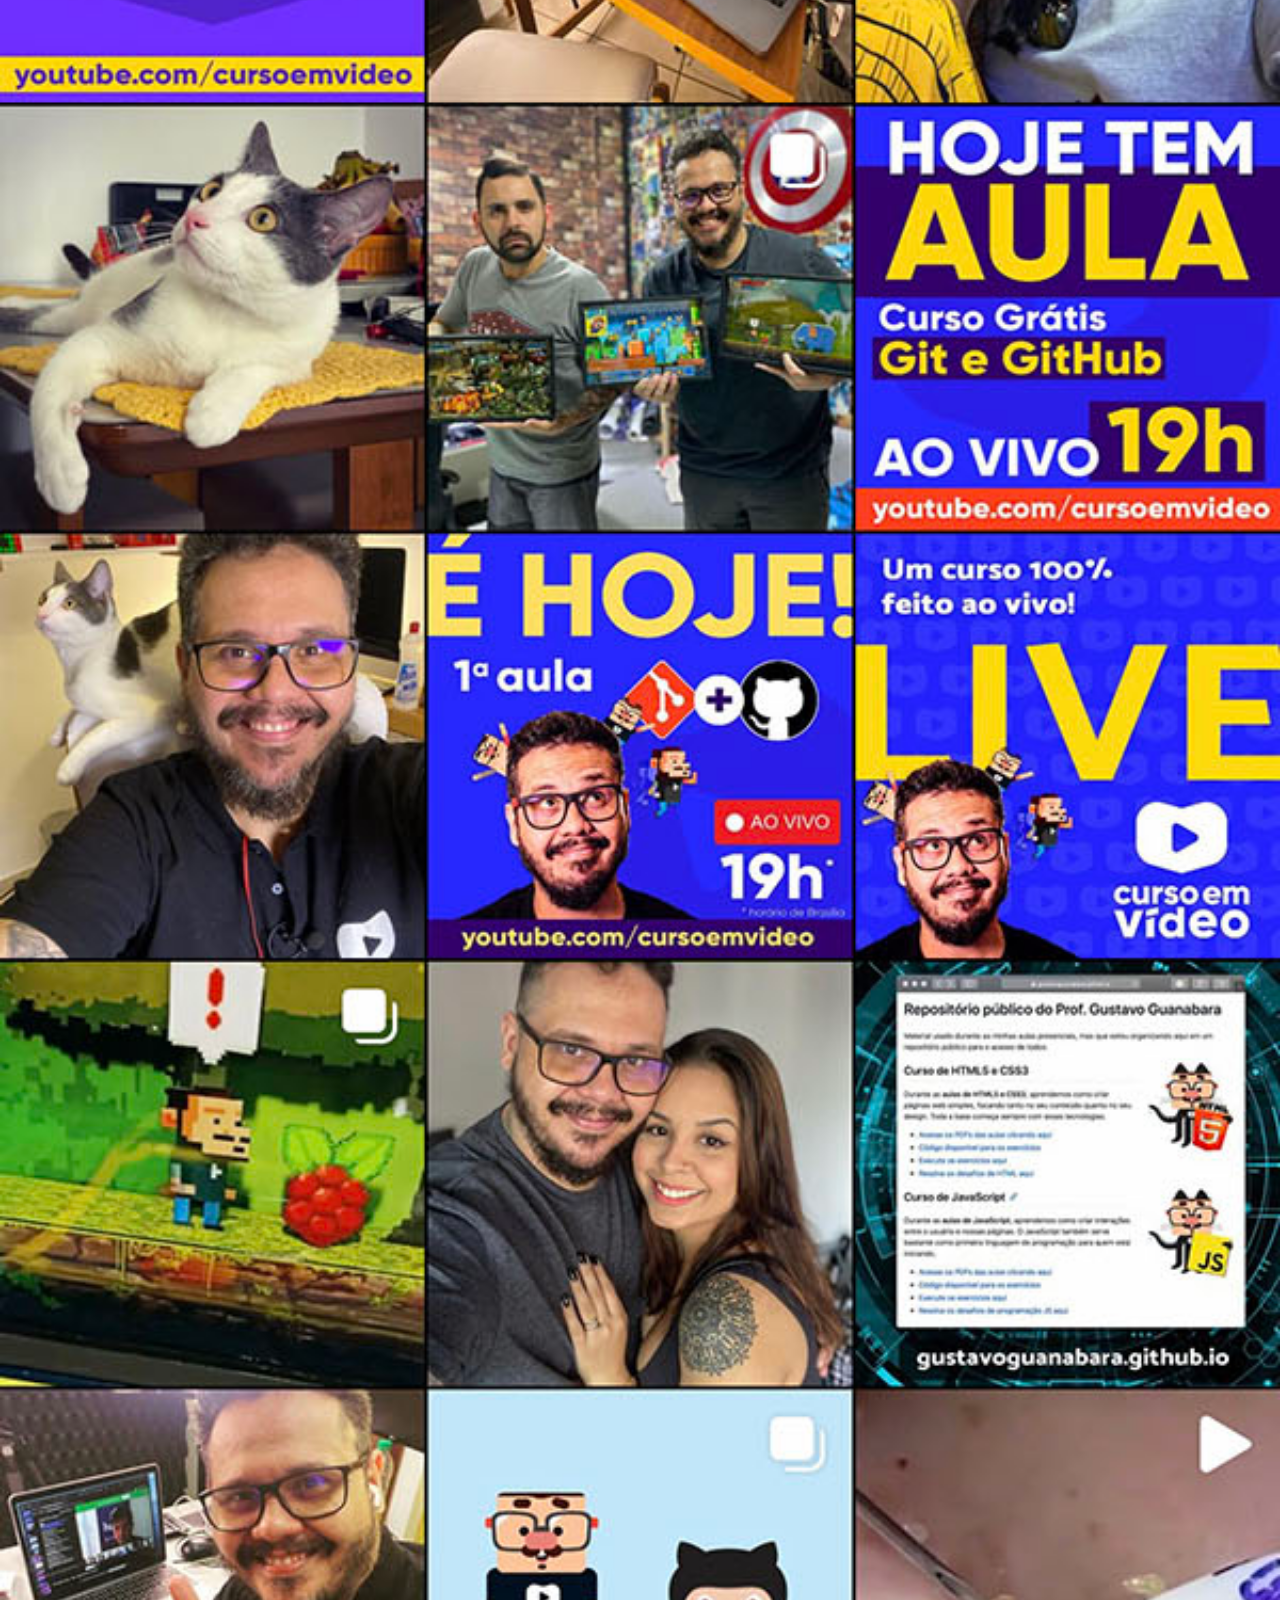
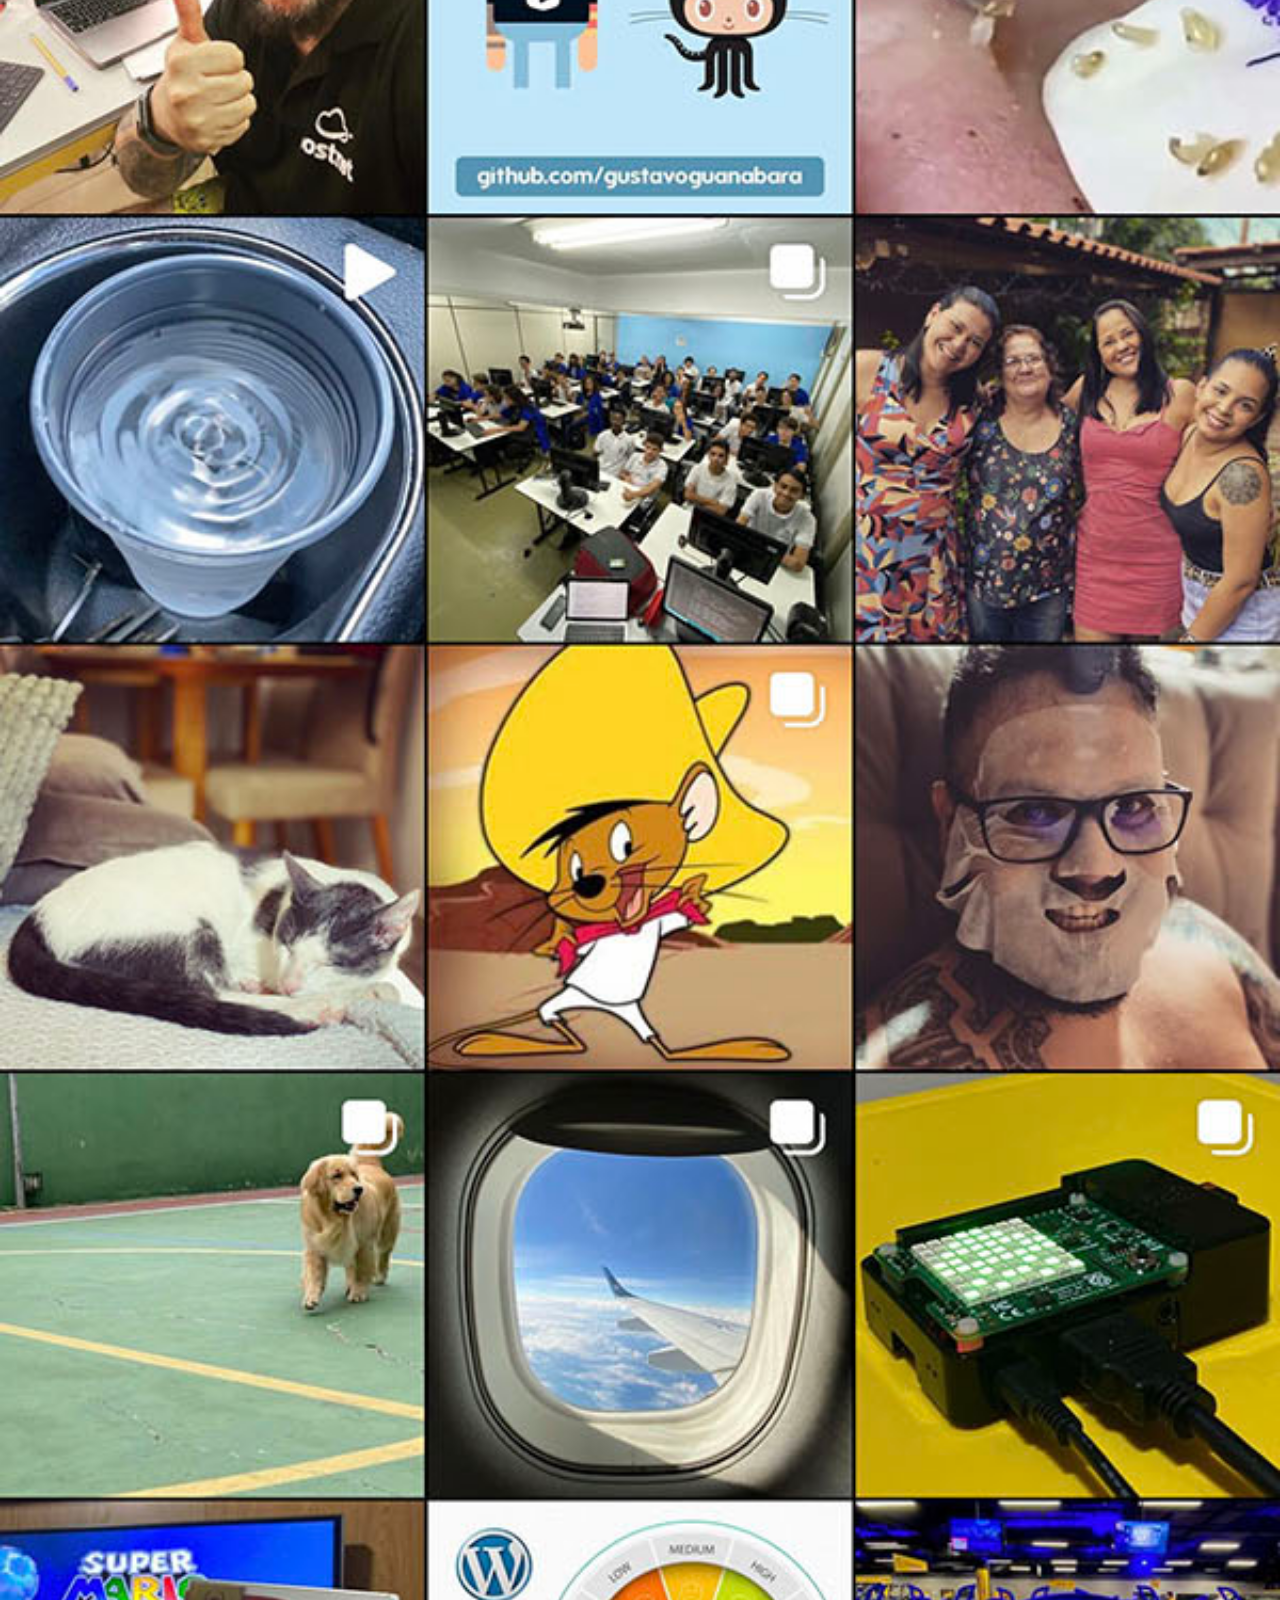
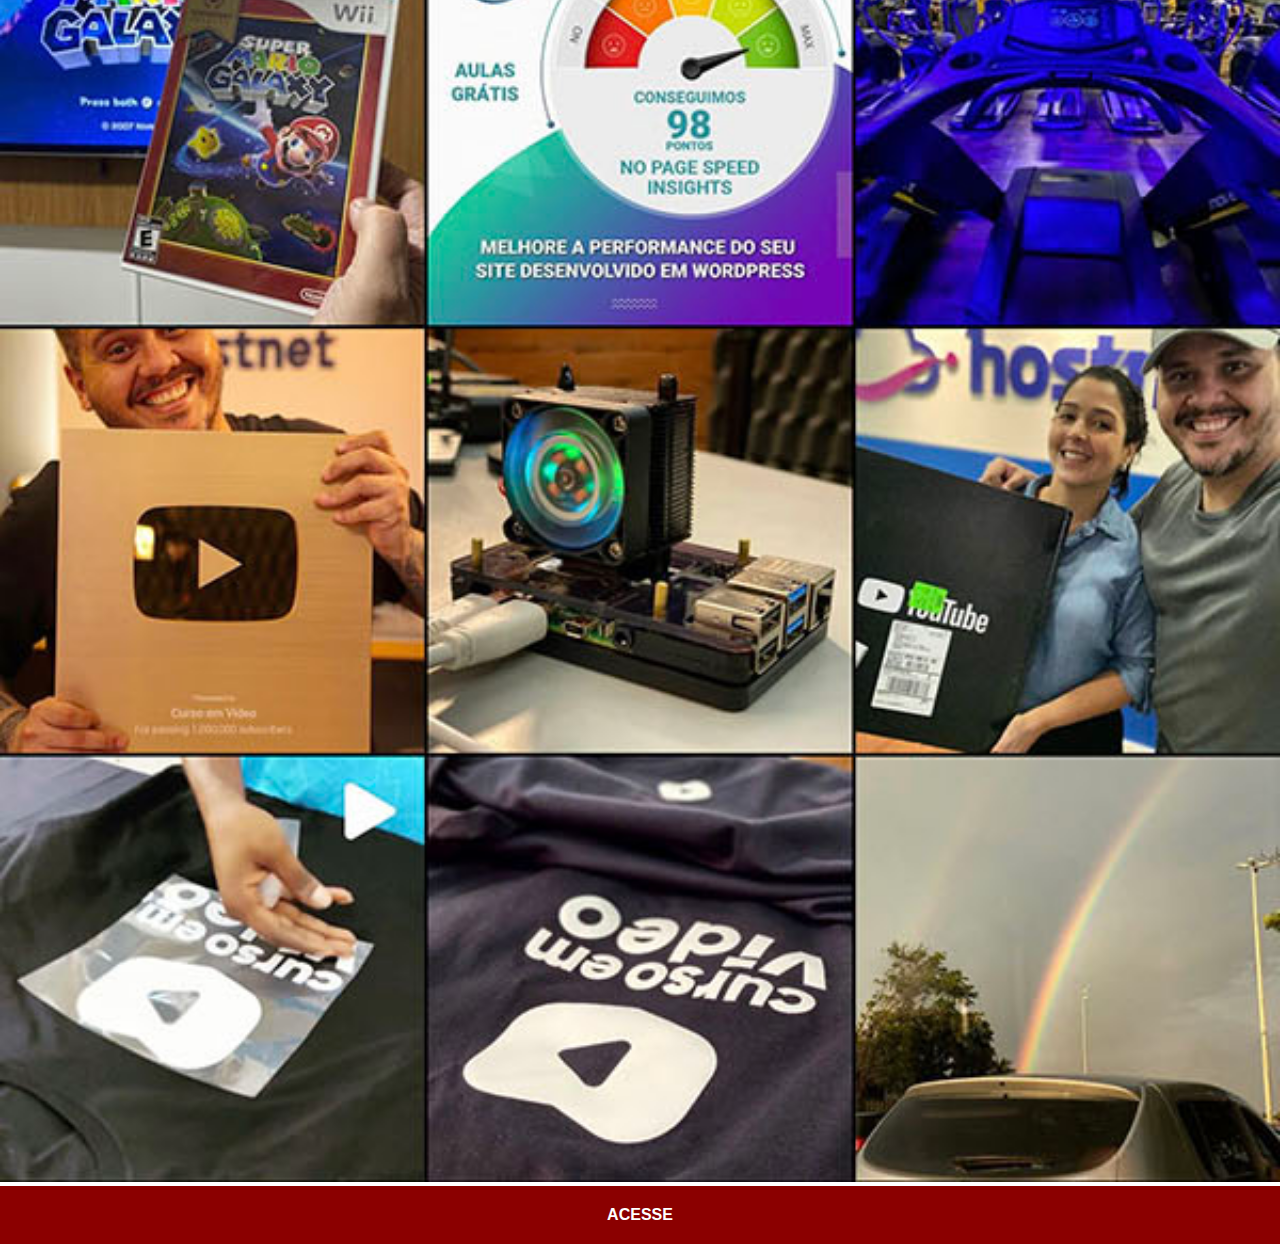
<file: insta.html>
<!DOCTYPE html>
<html lang="en">
<head>
    <meta charset="UTF-8">
    <meta name="viewport" content="width=device-width, initial-scale=1.0">
    <title>instagram</title>
    <link rel="stylesheet" href="estilos/social.css">
</head>
<body>
    <img src="imagens/tela-instagram.jpg" alt="insta">
    <a href="https://www.instagram.com/gustavoguanabara/" target="_blank">ACESSE</a>
</body>
</html>
</file>
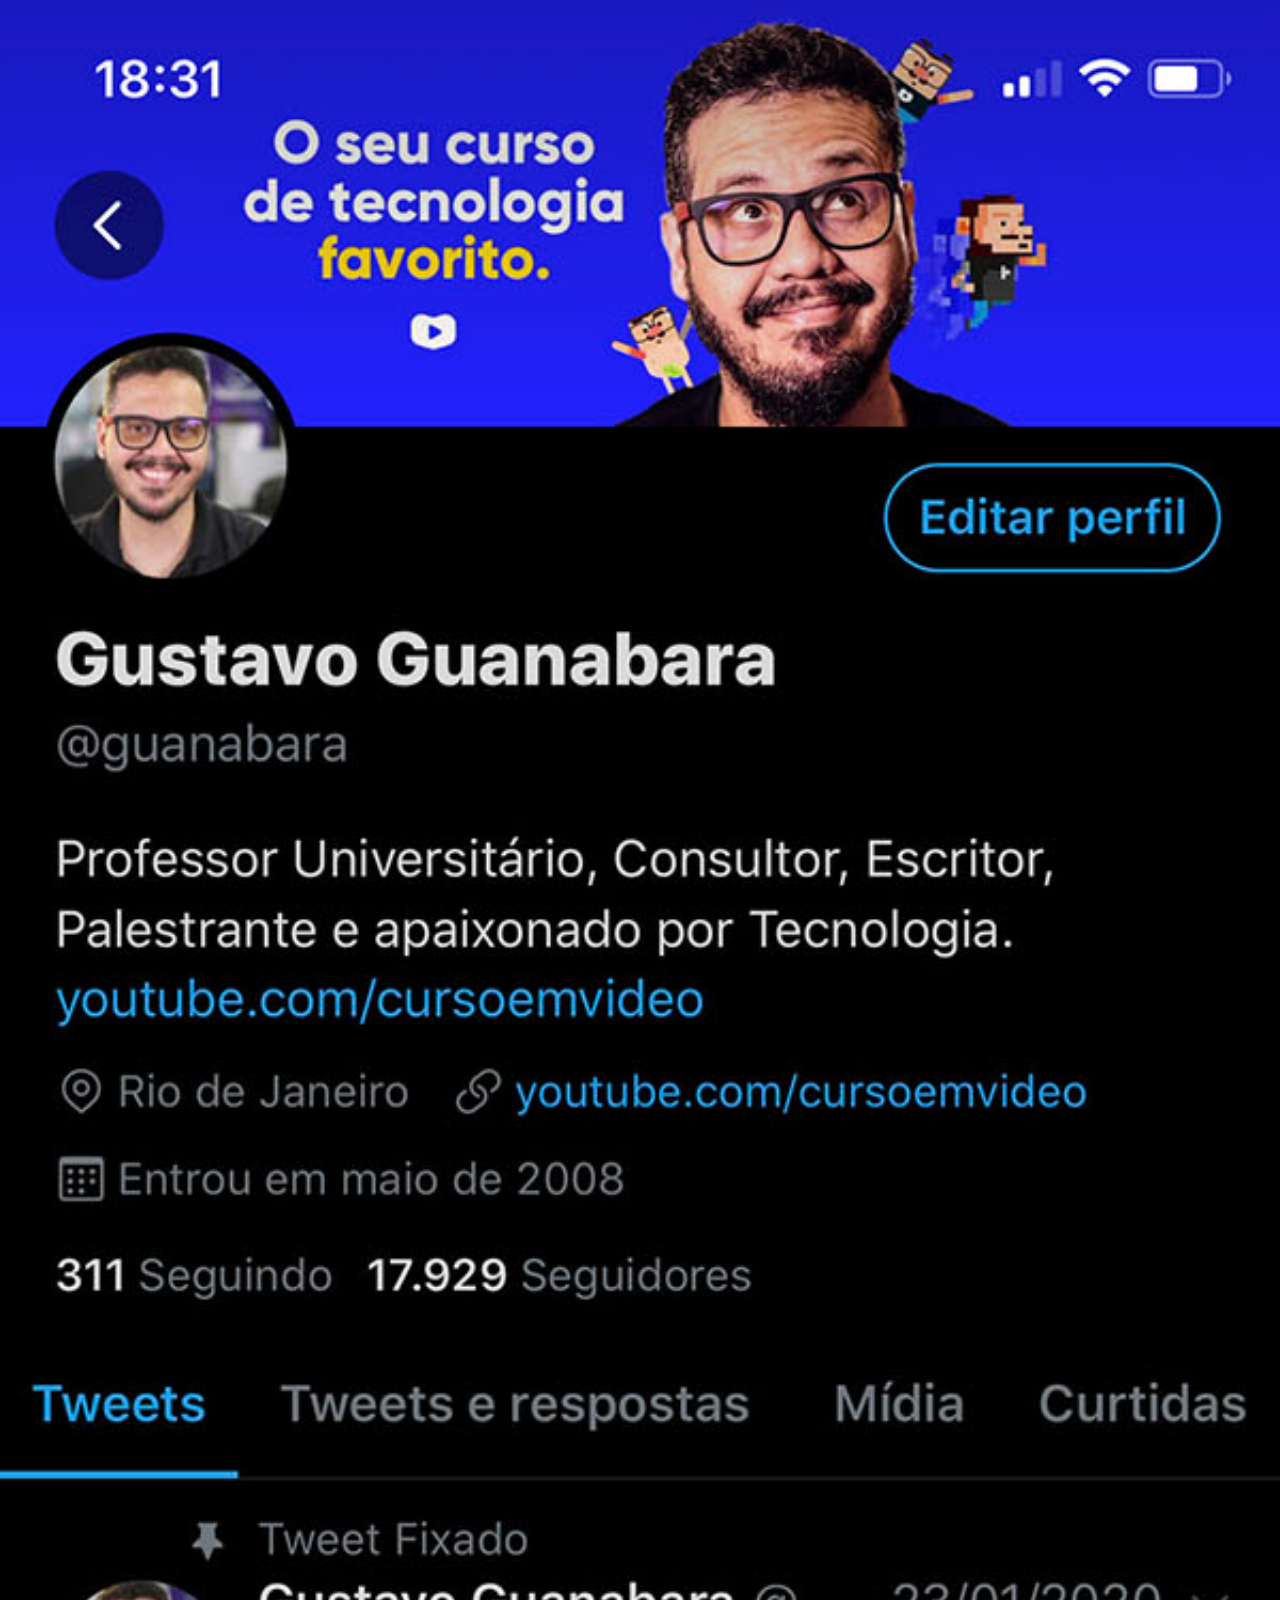
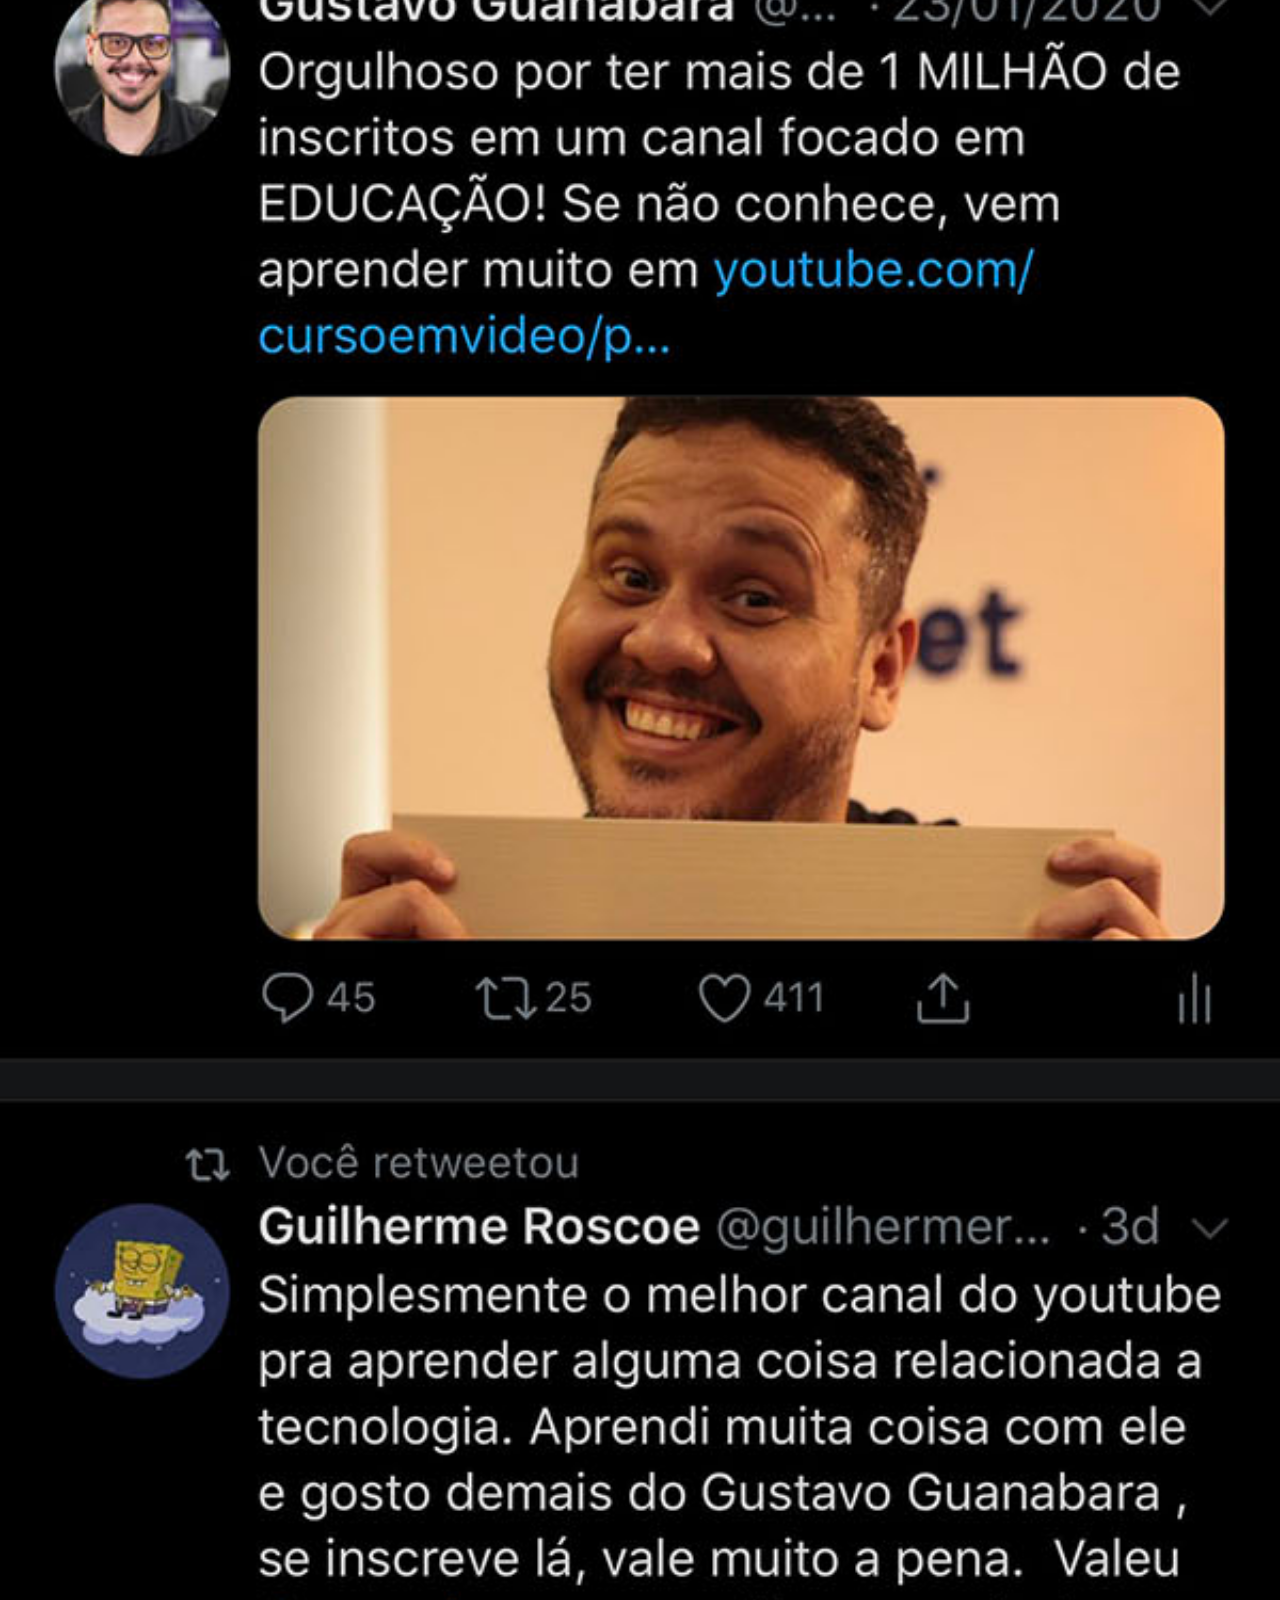
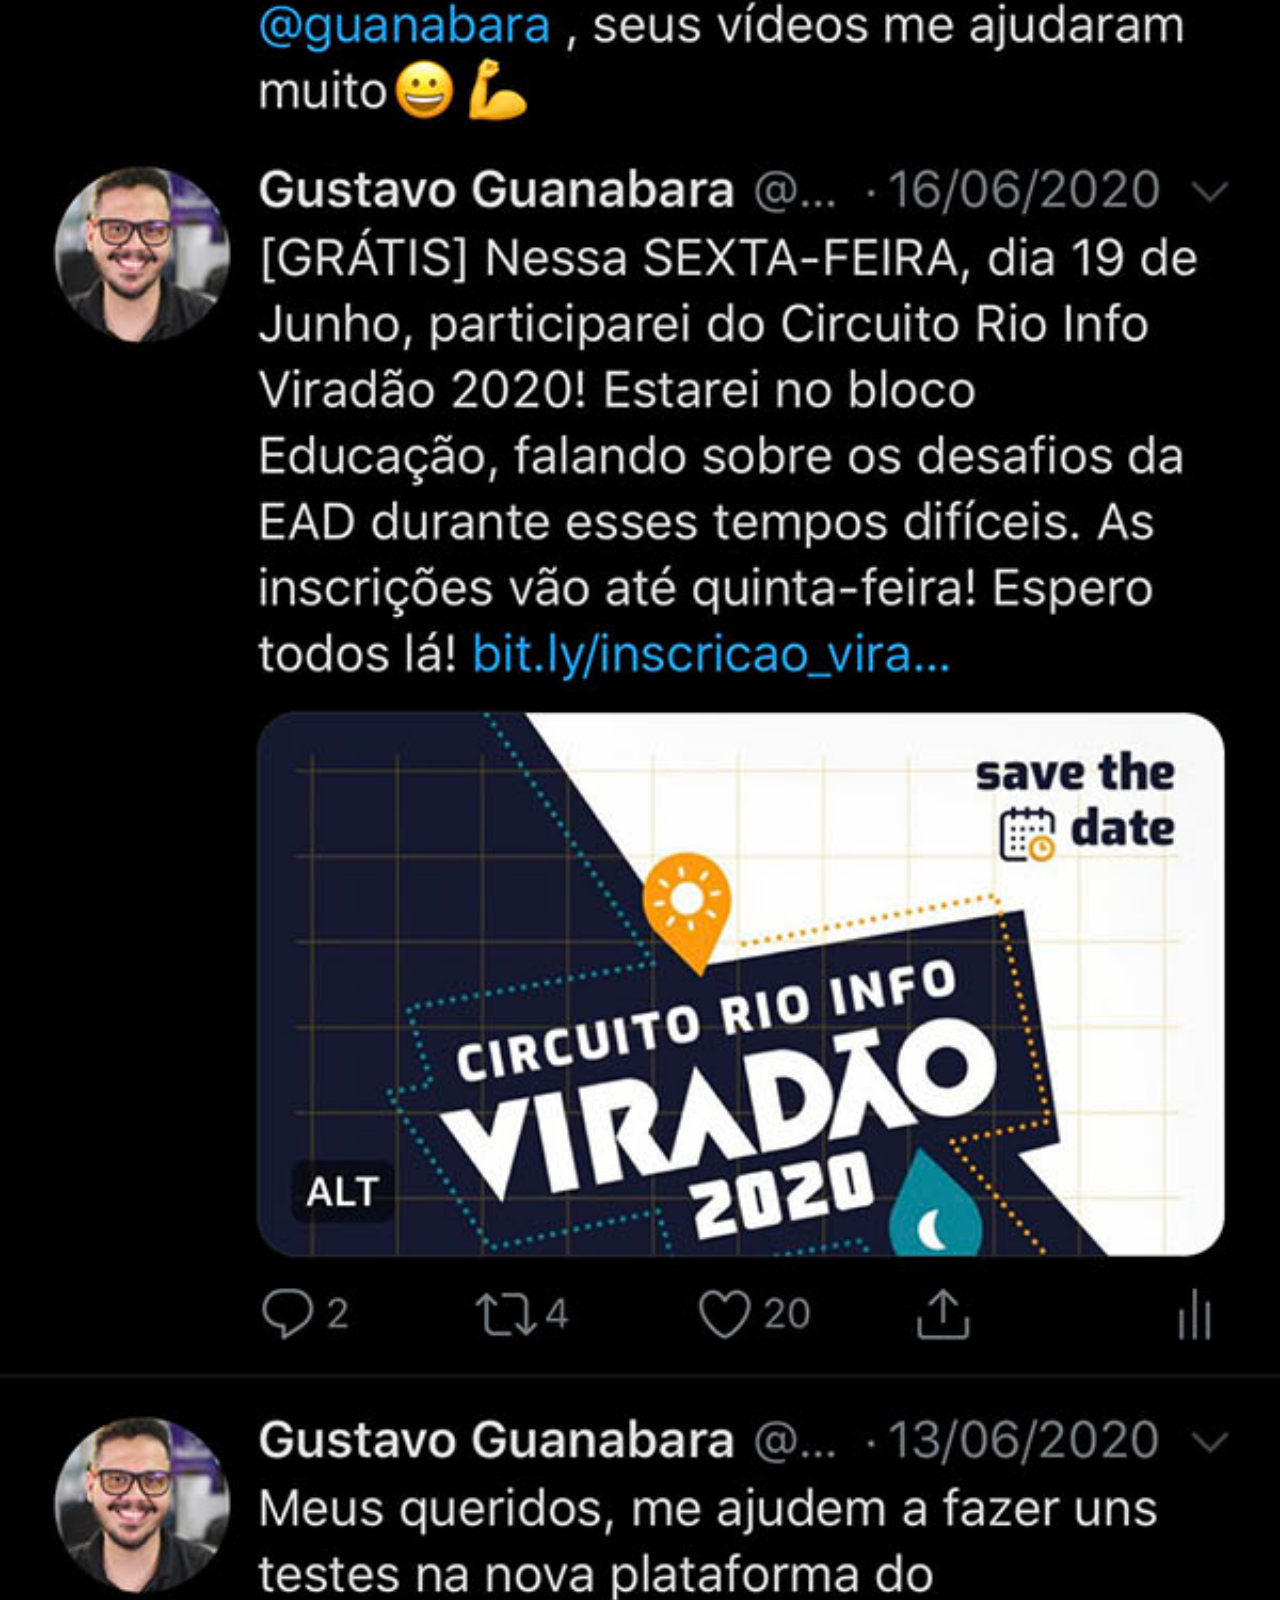
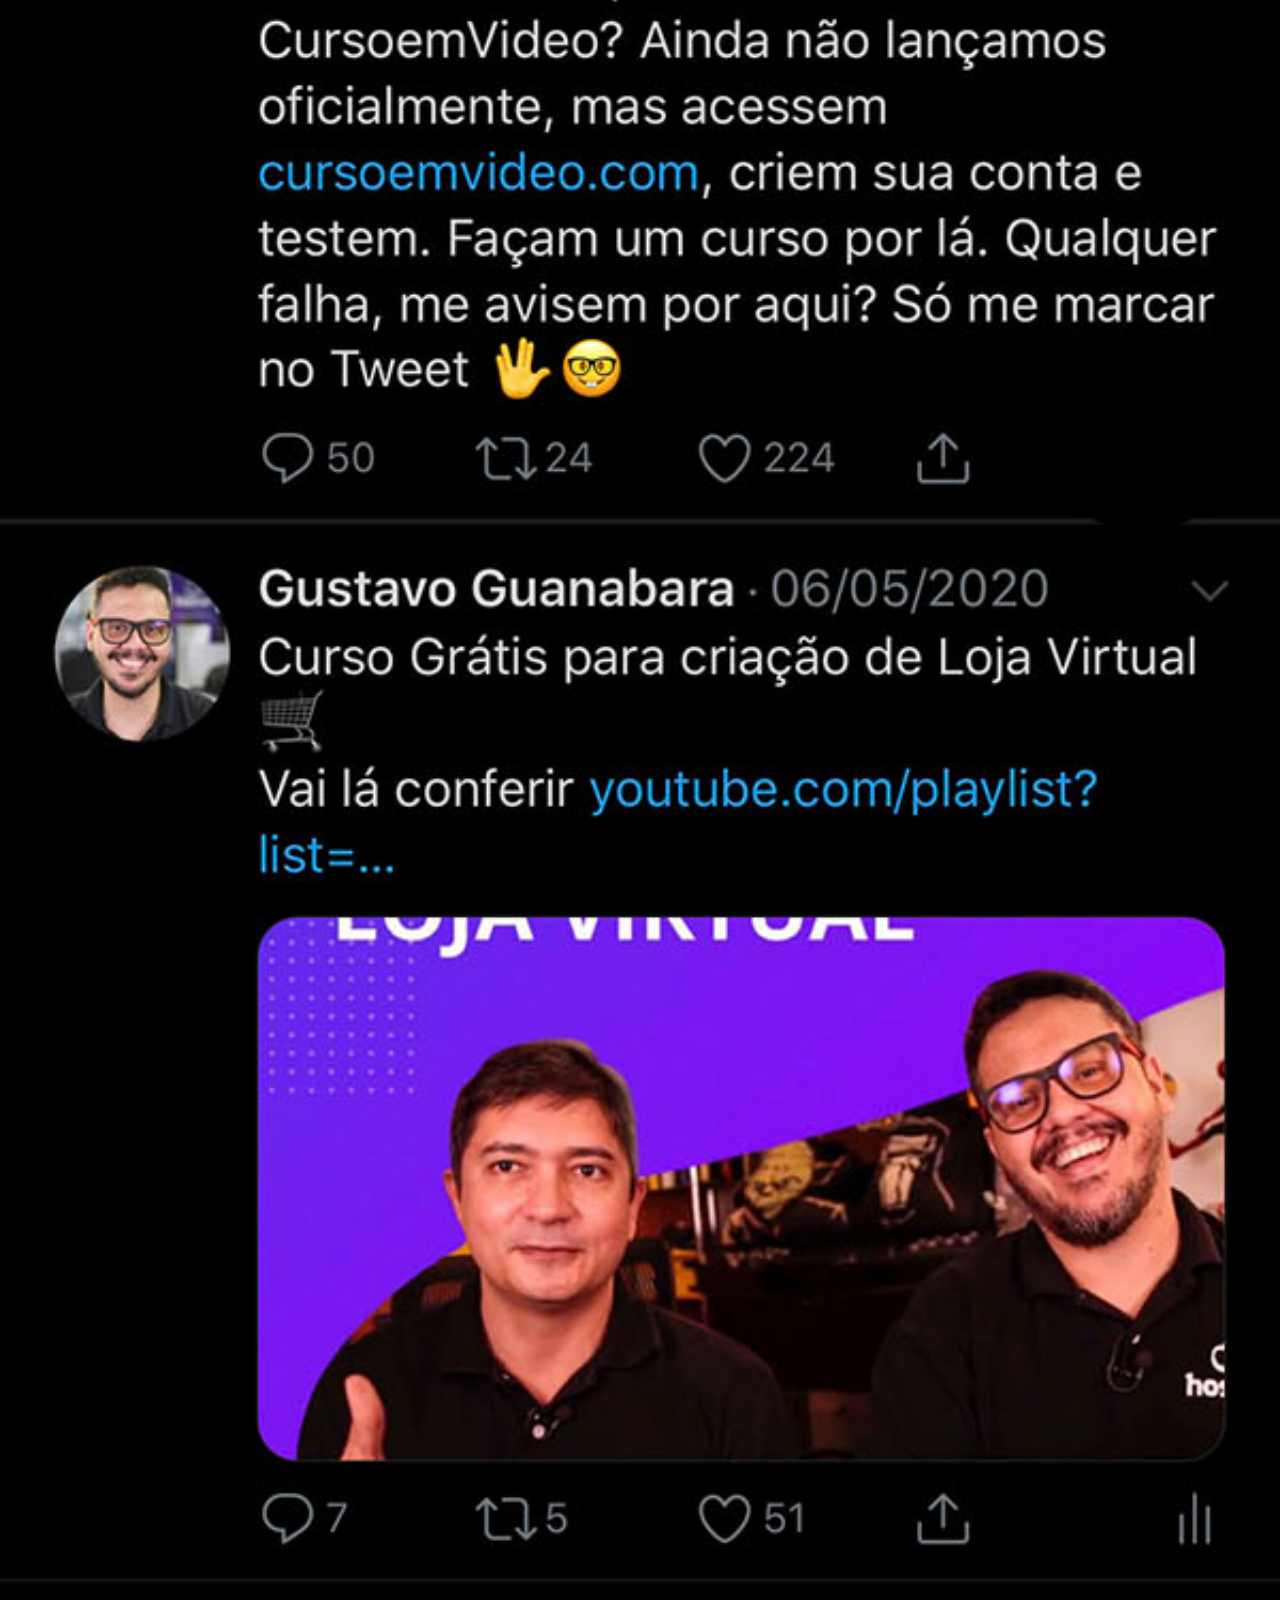
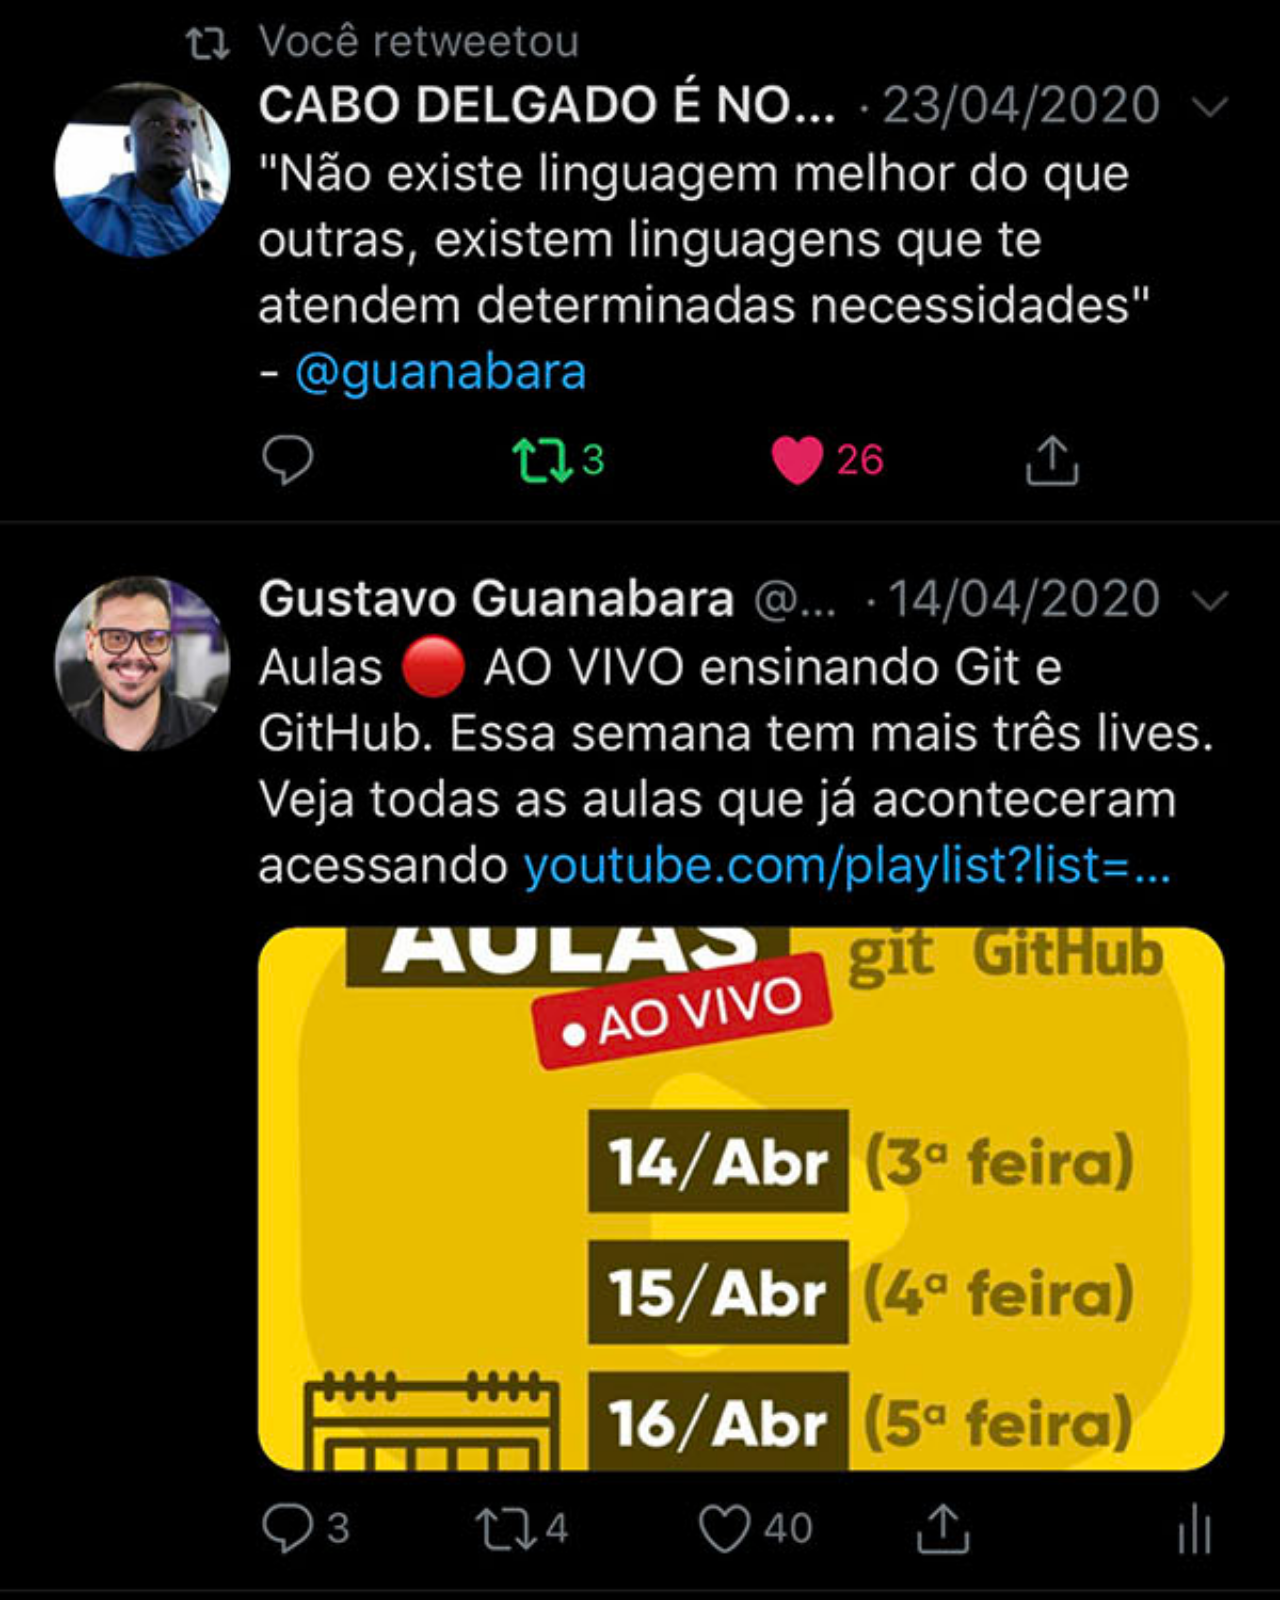
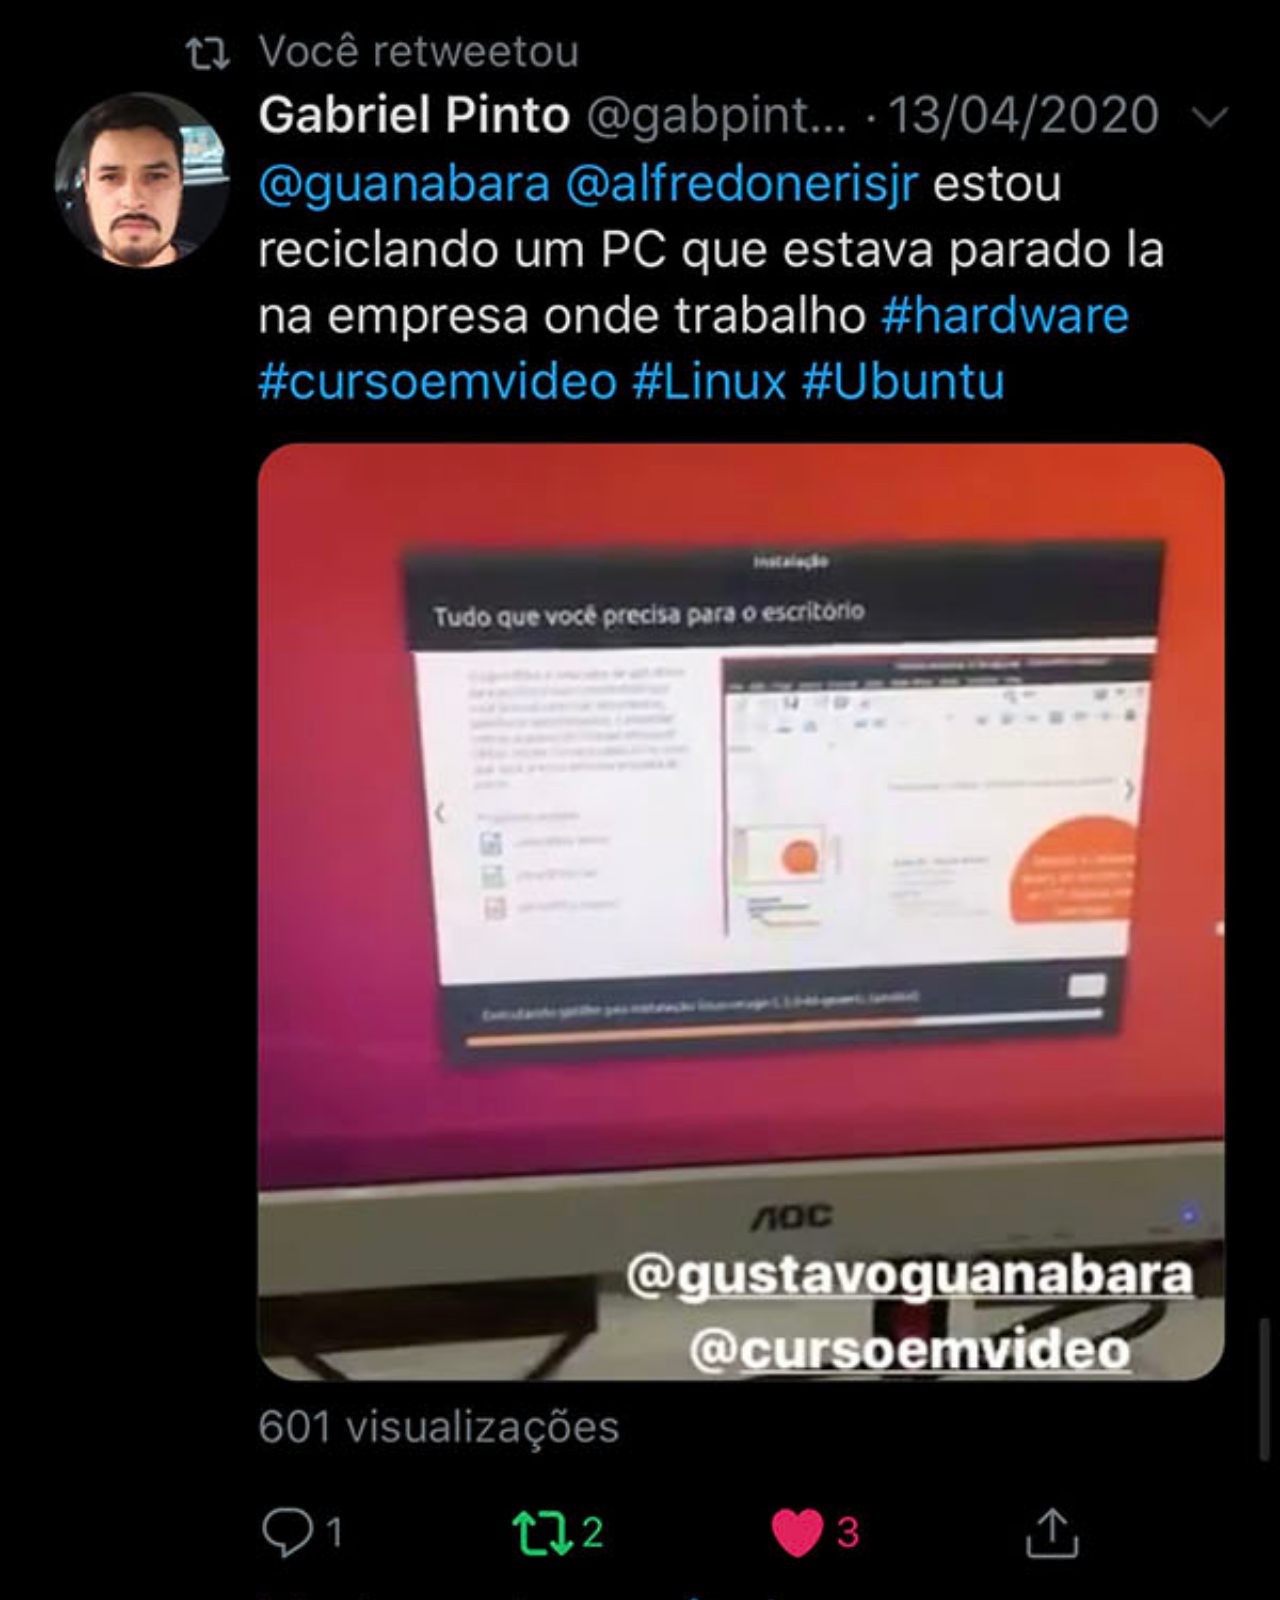
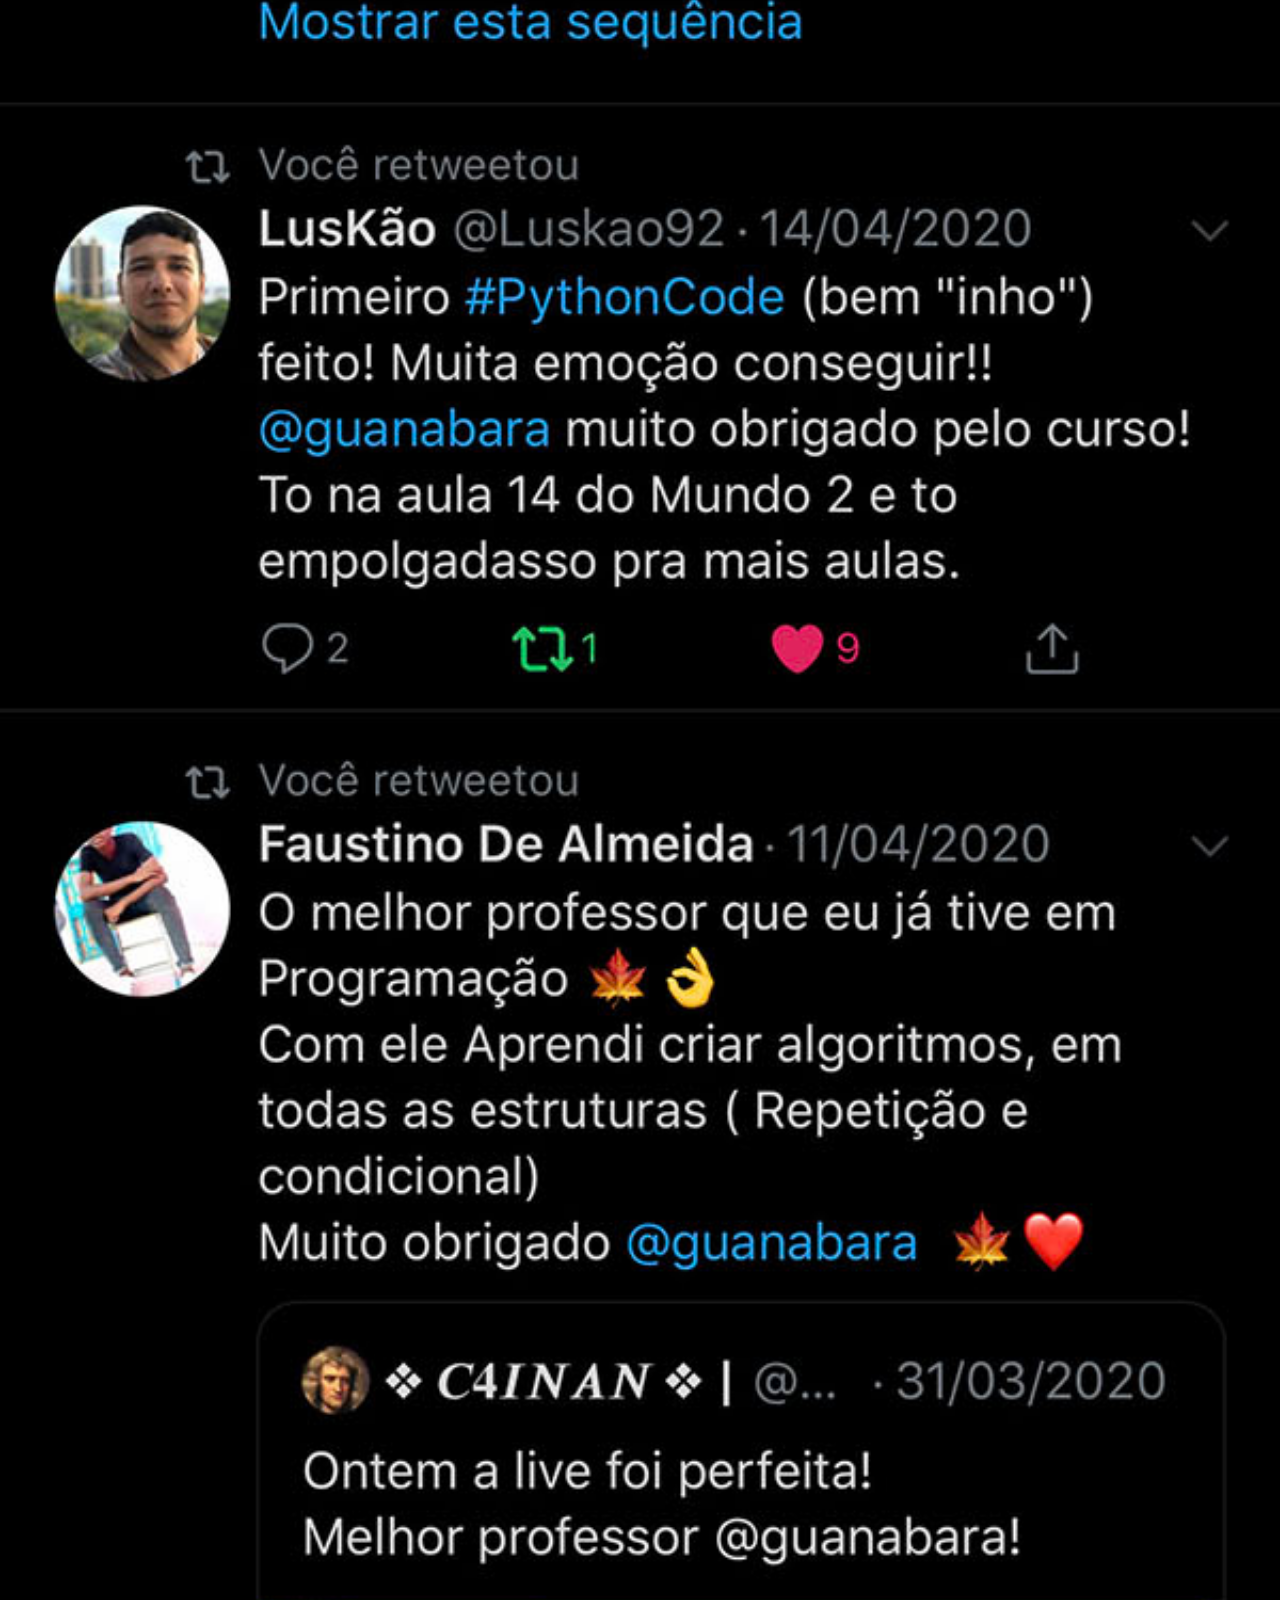
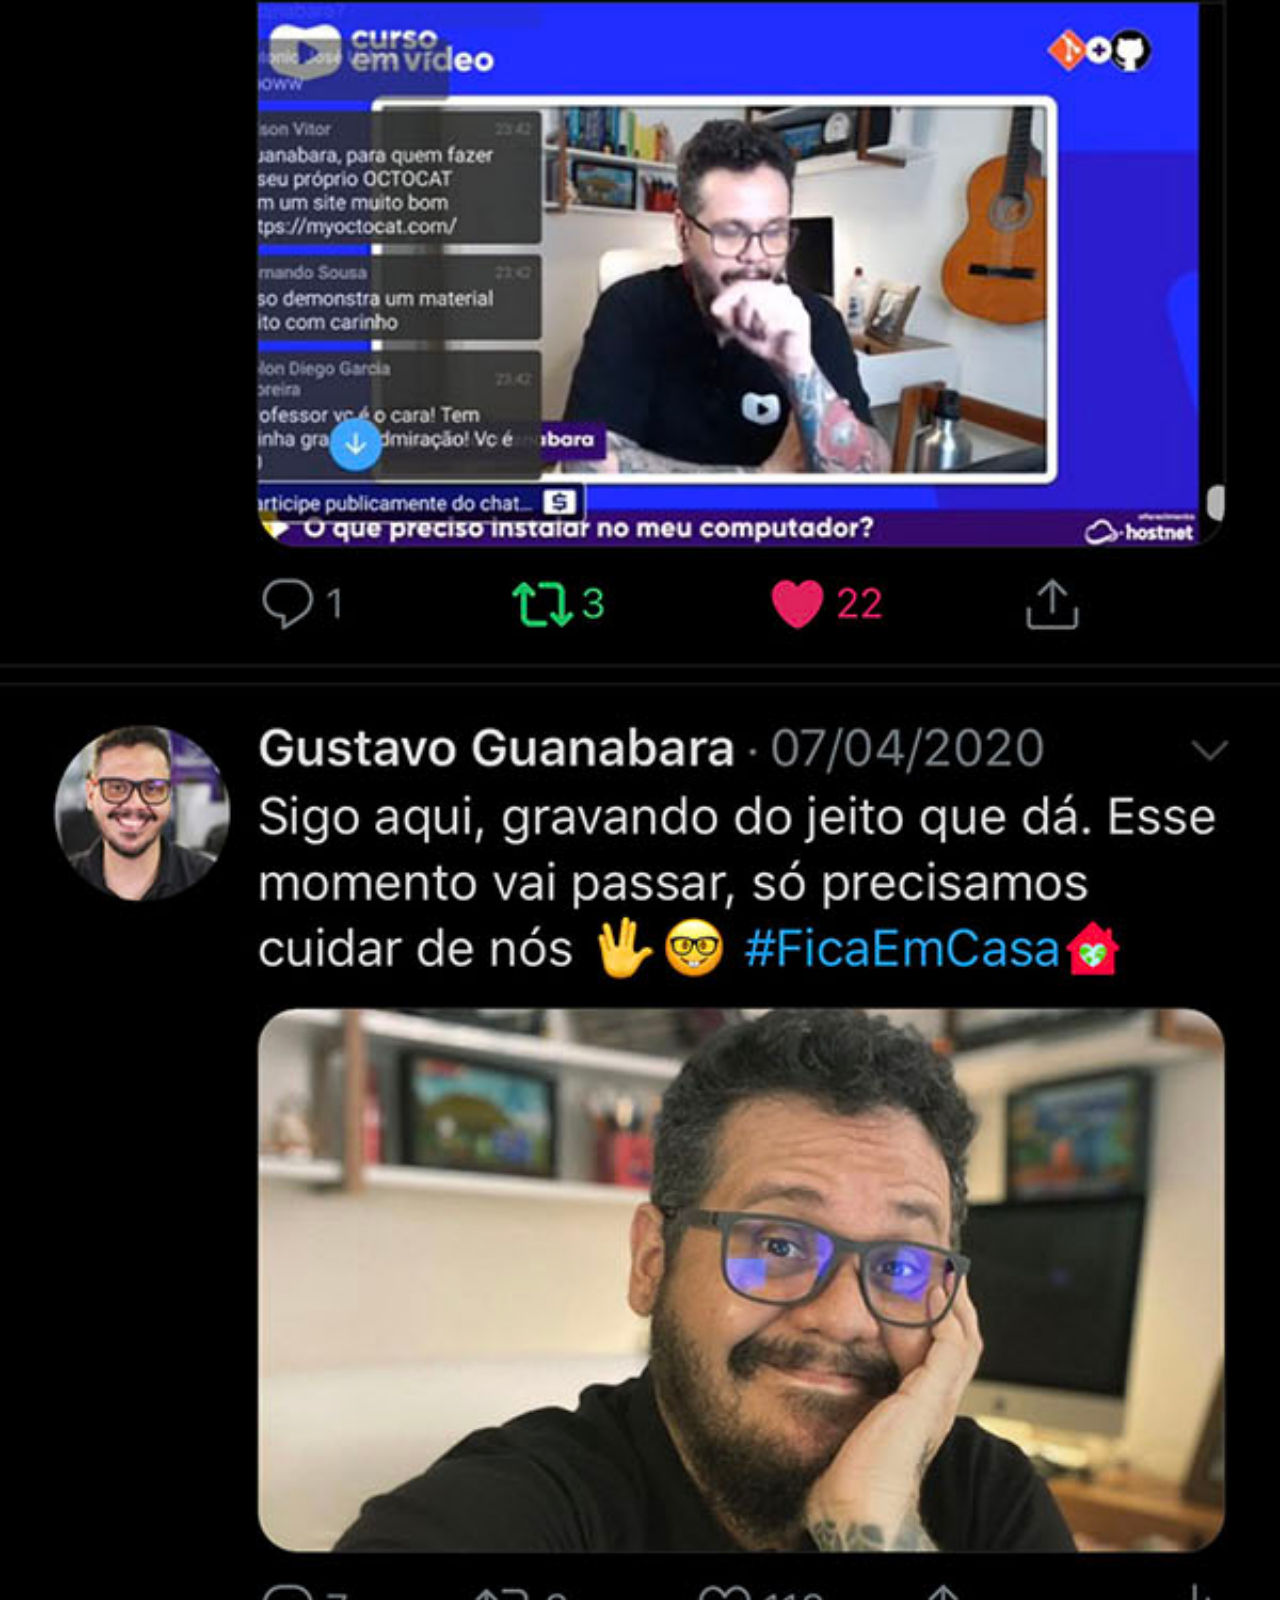
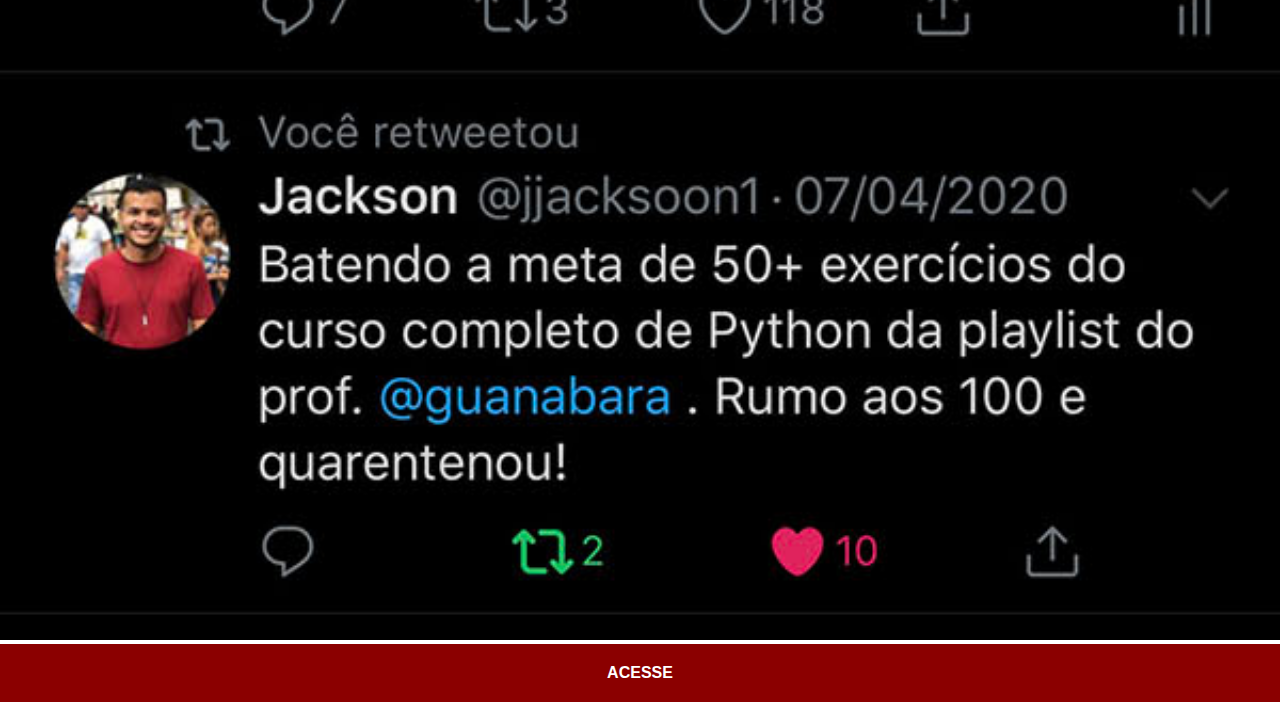
<file: twitter.html>
<!DOCTYPE html>
<html lang="en">
<head>
    <meta charset="UTF-8">
    <meta name="viewport" content="width=device-width, initial-scale=1.0">
    <title>twitter</title>
    <link rel="stylesheet" href="estilos/social.css">
</head>
<body>
    <img src="imagens/tela-twitter.jpg" alt="twt">
    <a href="https://www.youtube.com/watch?v=nsZMCfki-sQ" target="_blank">ACESSE</a>
</body>
</html>
</file>
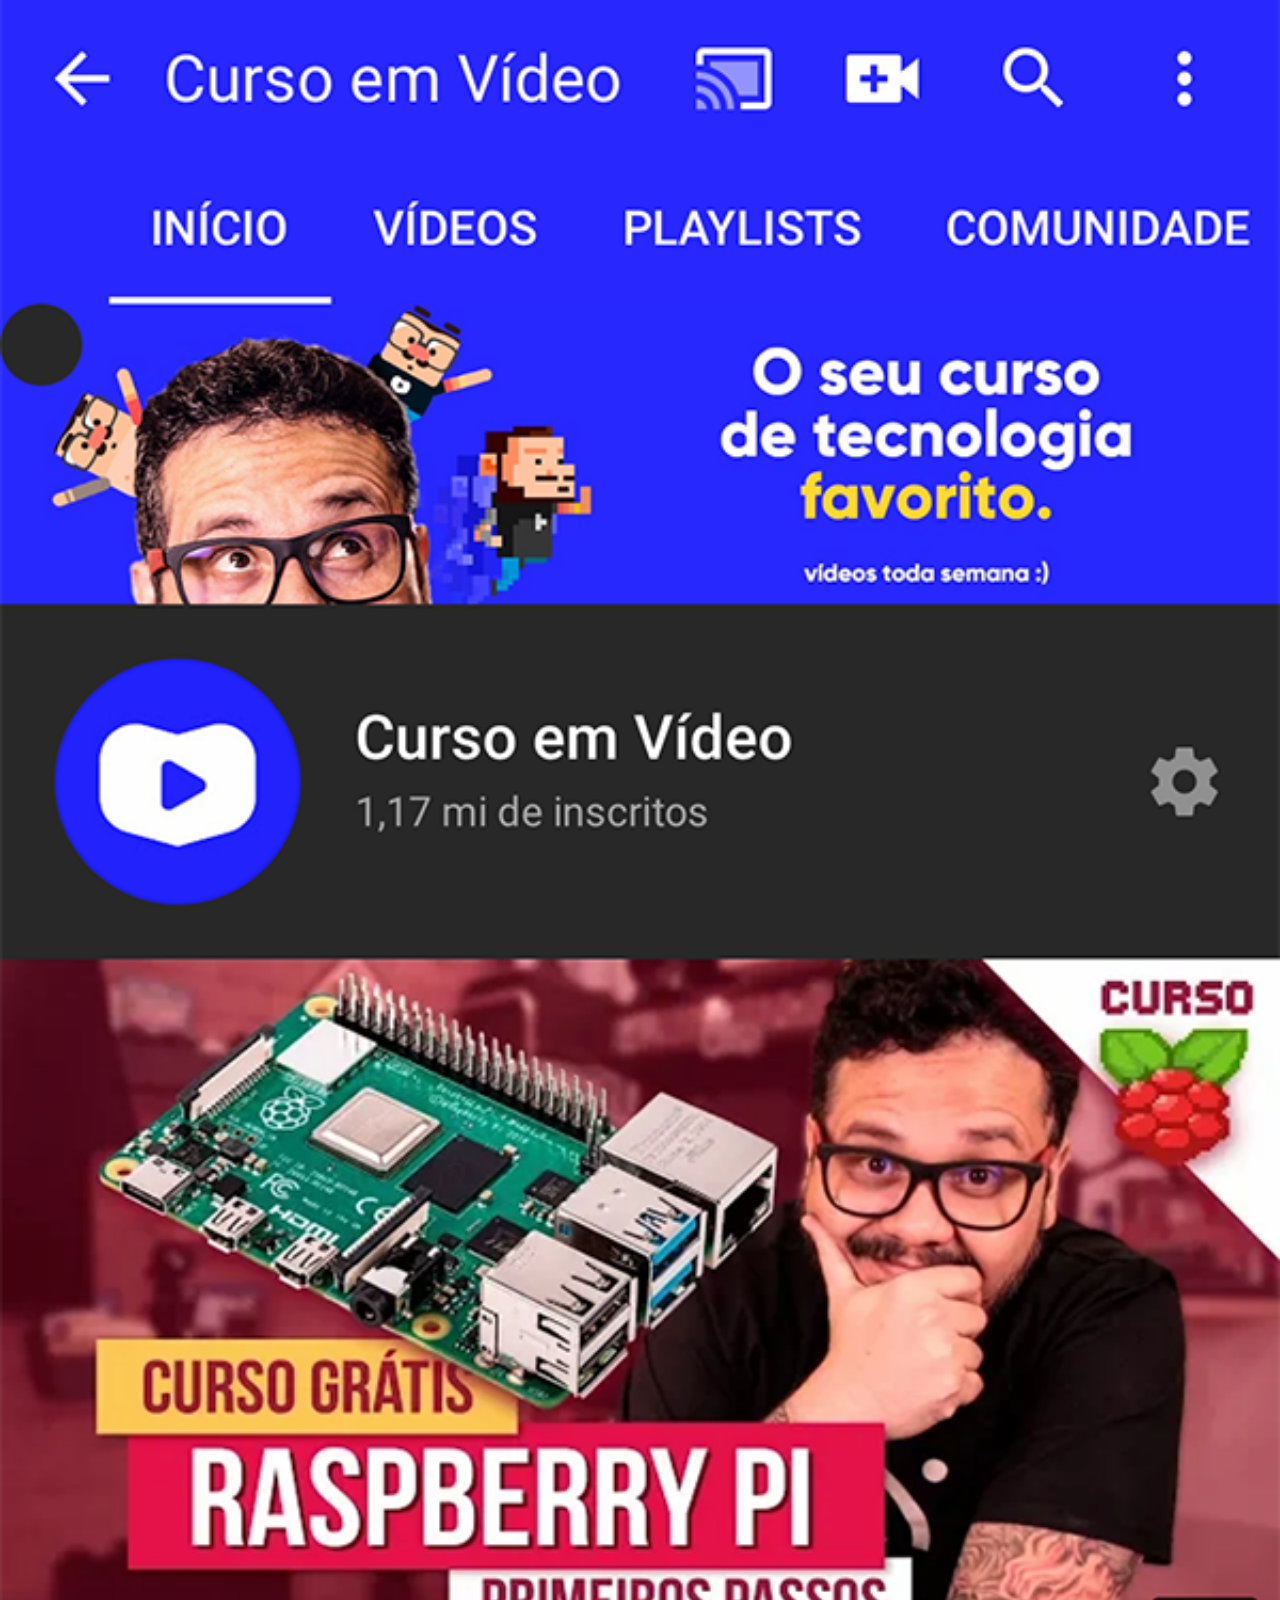
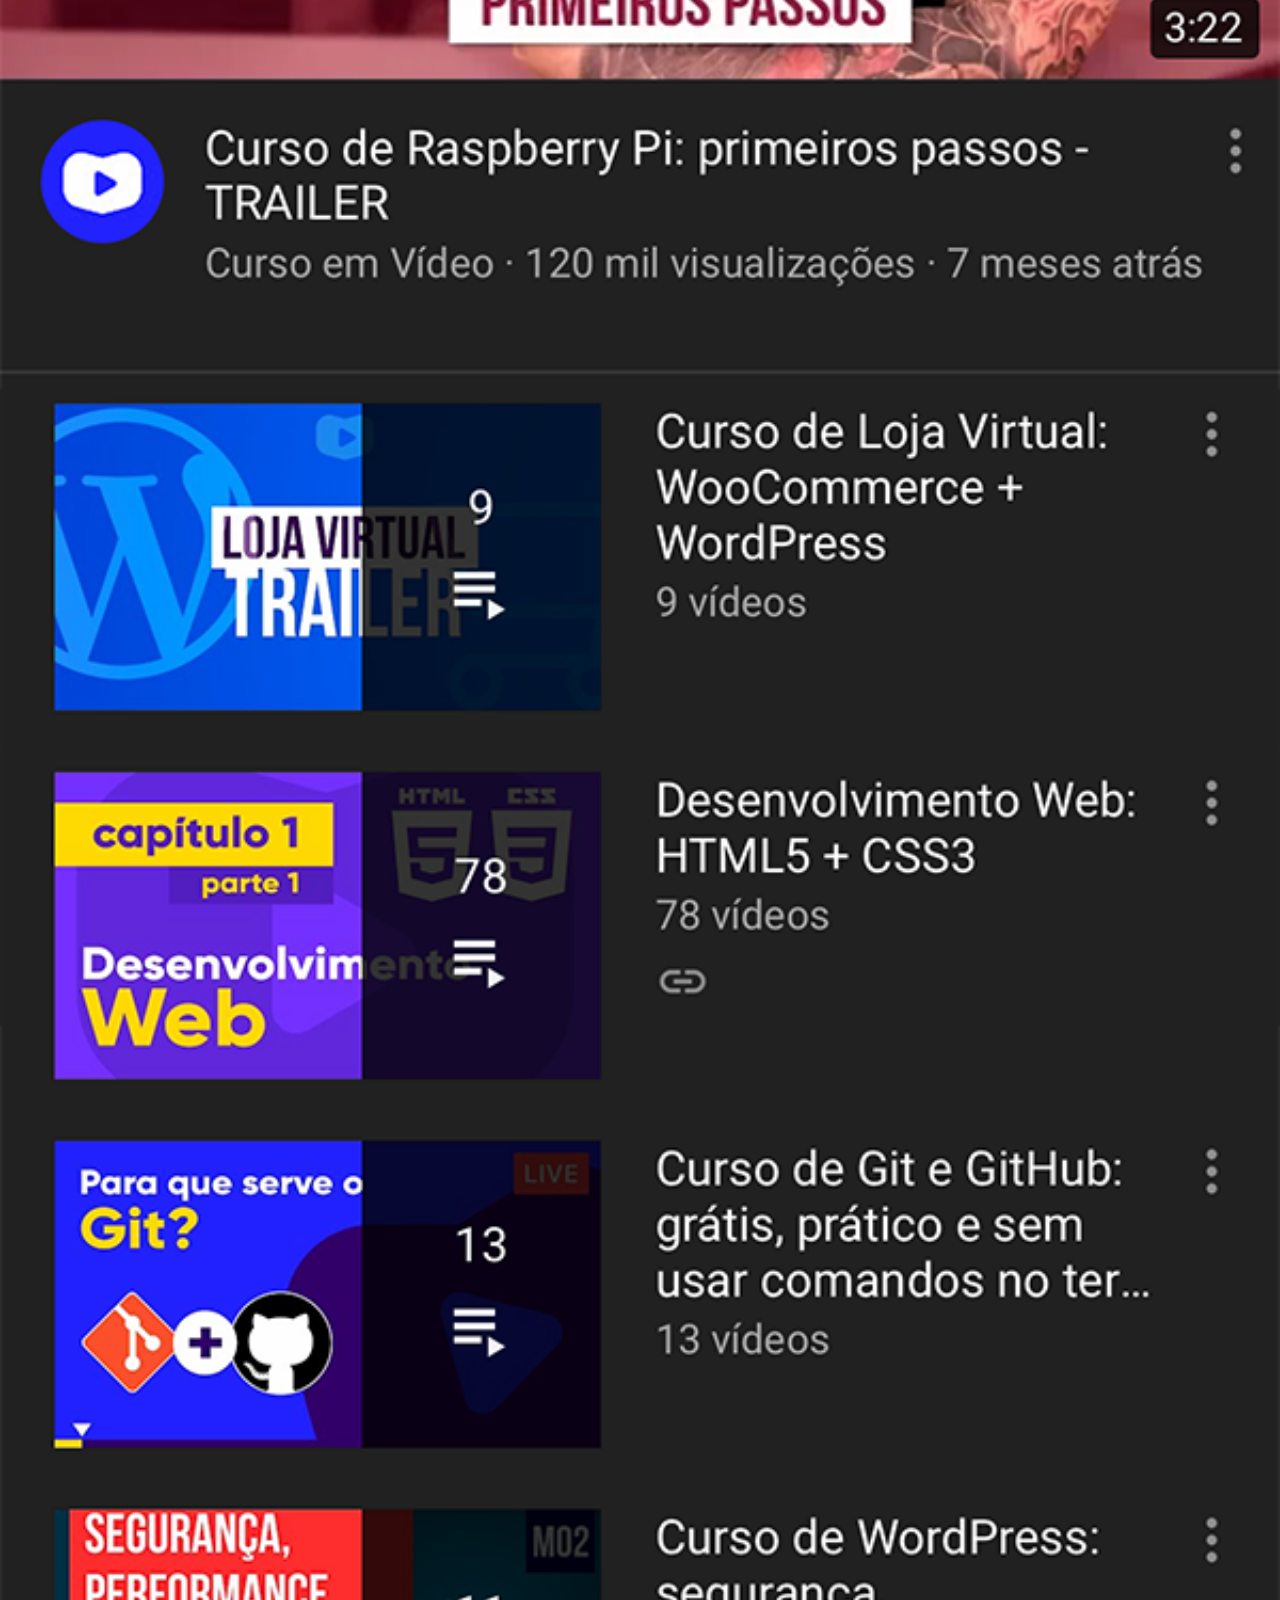
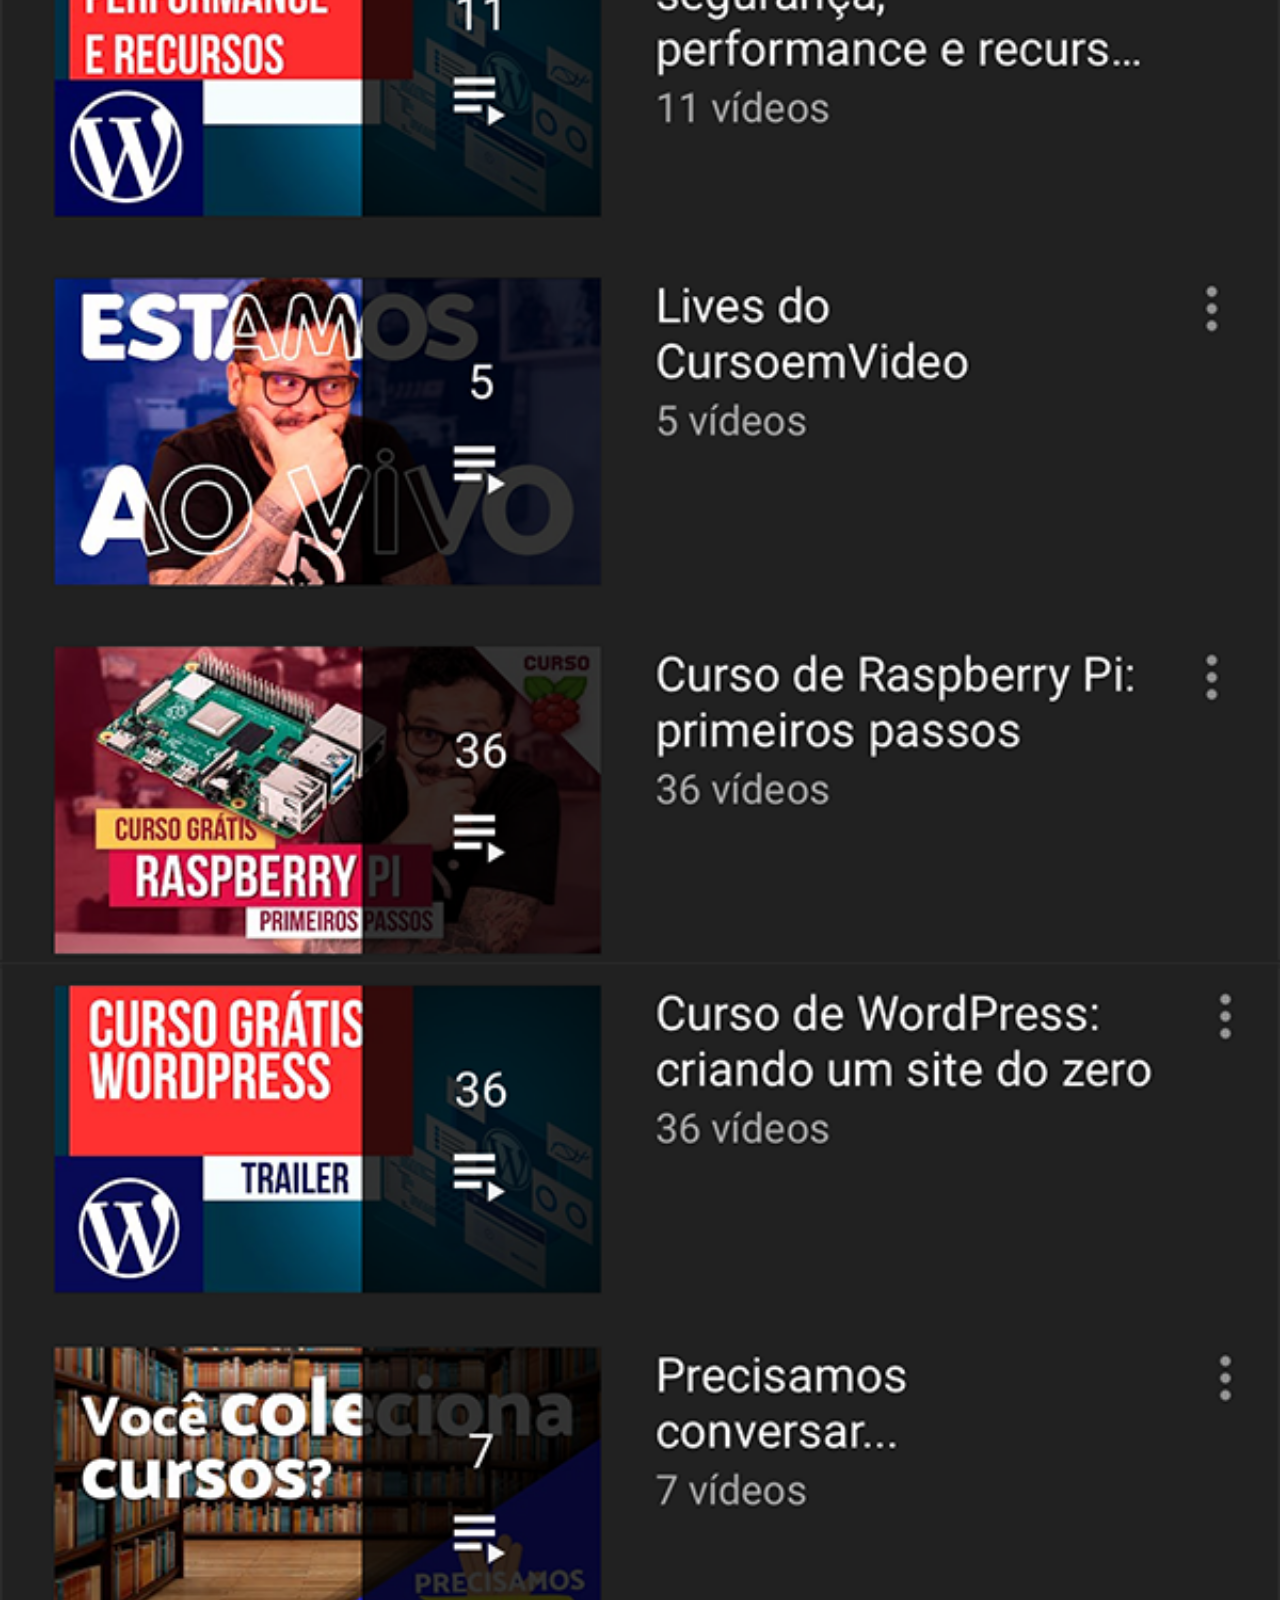
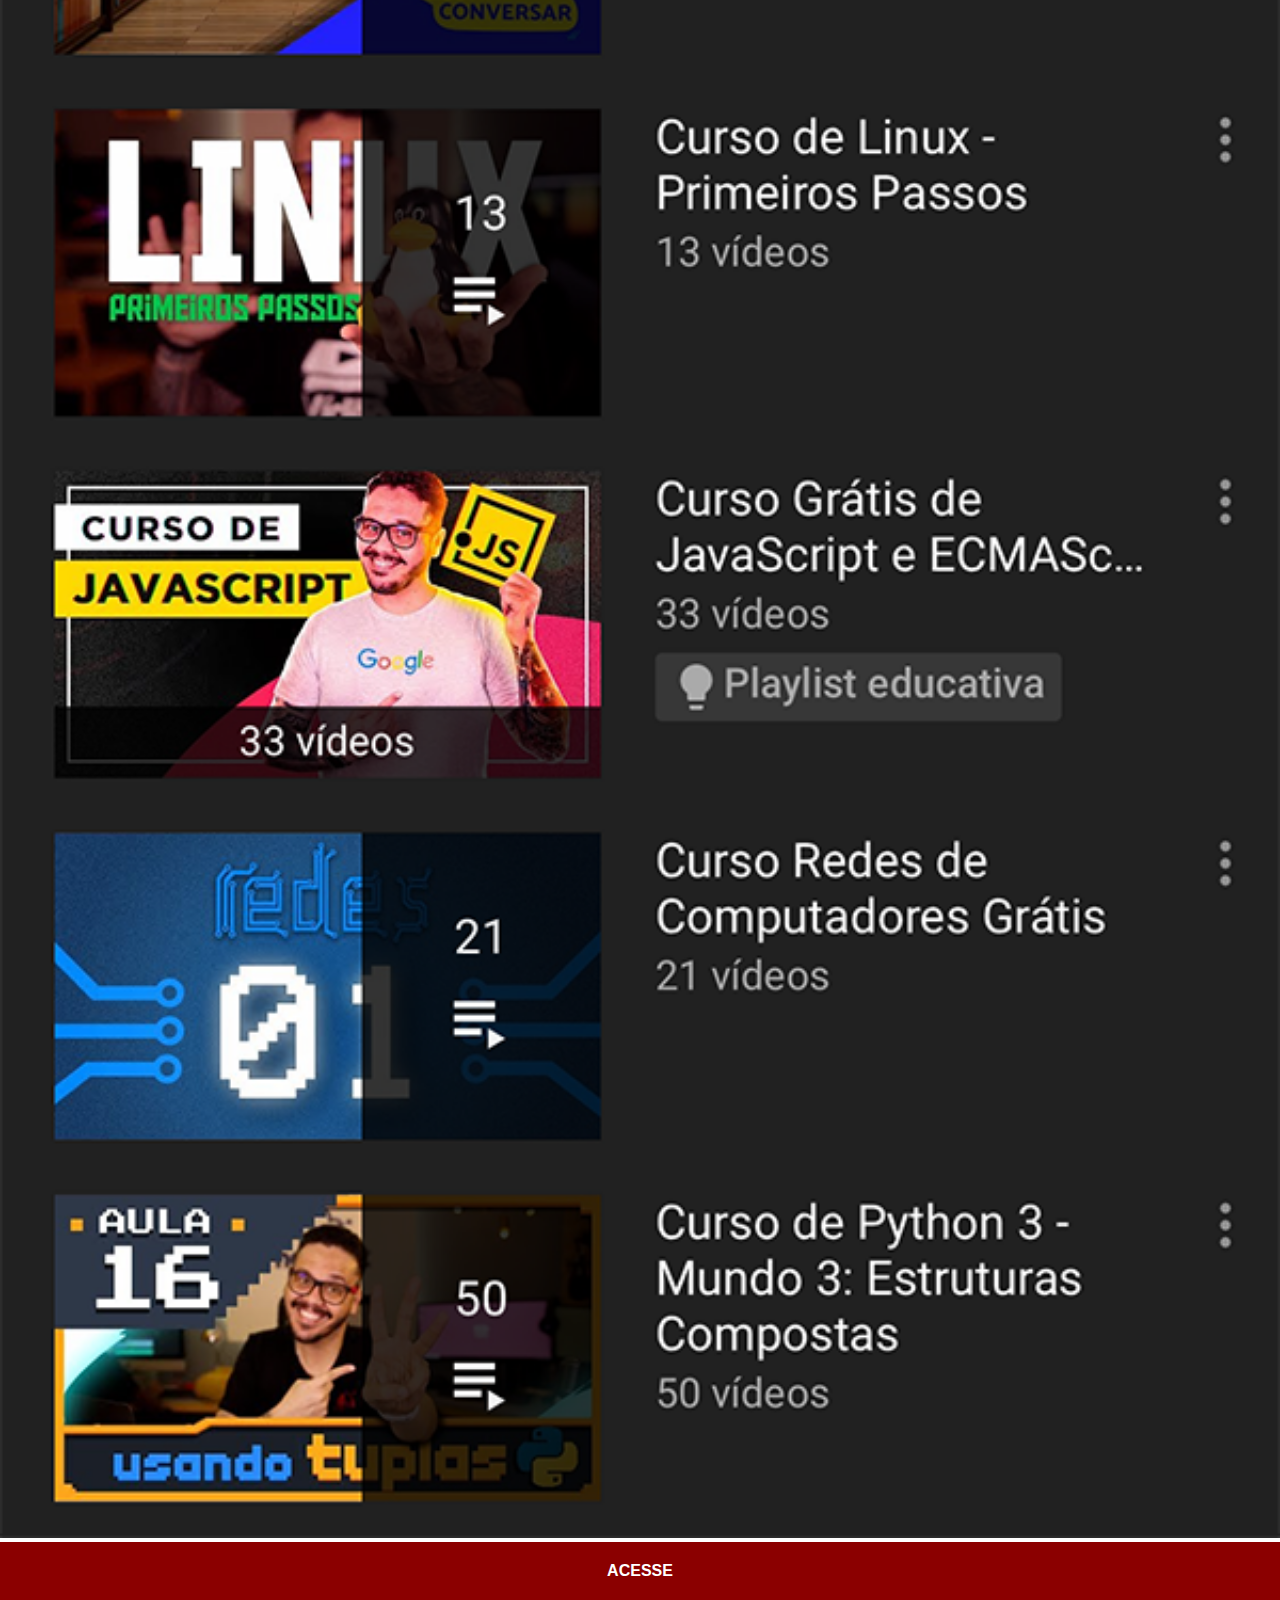
<file: youtube.html>
<!DOCTYPE html>
<html lang="en">
<head>
    <meta charset="UTF-8">
    <meta name="viewport" content="width=device-width, initial-scale=1.0">
    <title>youtube</title>
    <link rel="stylesheet" href="estilos/social.css">
</head>
<body>
    <img src="imagens/tela-youtube.png" alt="">
    <a href="https://www.youtube.com/watch?v=RlwpngO5utI" target="_blank">  ACESSE</a>
</body>
</html>
</file>
<file: estilos/style.css>
@charset "UTF-8";
*{
    margin: 0;
    padding: 0;
    font-family: Arial, Helvetica, sans-serif;
}

html, body{
    height: 100vh;
    width: 100vw;
    background-color: black;
}

body{
    background: url('../imagens/fundo-madeira.jpg') no-repeat top center;
    background-size: cover;
    background-attachment: fixed;
}

main{
    height: 100vh;
    position: relative;
    
}

section#telefone{
    position: absolute;
    top: 50%;
    left: 50%;
    transform: translate(-50%, -50%);

    height: 627px;
    width: 311px;
    background:url('../imagens/frame-iphone.png') no-repeat;
}

iframe#tela{
    position: relative;
    top: 80px;
    left: 22px;
    width: 267px;
    height: 471px;
}

section#redes-sociais{
    text-align: right;
}

section#redes-sociais img {
    width: 50px;
    margin: 10px;
    border-radius: 50%;
    box-shadow: 2px 2px 5px rgba(0, 0, 0, 0.456);
    box-sizing: border-box;
}
section#redes-sociais img:hover{
    border: 3px solid rgba(255, 255, 255, 0.642);
    transform: translate(-3px, -3px);
    box-shadow: 5px 5px 10px rgba(0, 0, 0, 0.634);
    transition: .5s;
}
</file>
<file: estilos/social.css>
@charset "UTF-8";

*{
    margin: 0;
    padding: 0;
    font-family: Arial, Helvetica, sans-serif;
}

::-webkit-scrollbar{
    width: 0px;
    height: 0px;
}

img{
    width: 100vw;
}

a{
    display: block;
    background-color: darkred;
    padding: 20px;
    color: white;
    text-align: center;
    font-weight: bolder;
    text-decoration: none;
    transition: .5s;
}

a:hover{
    background-color: red;
}
</file>
